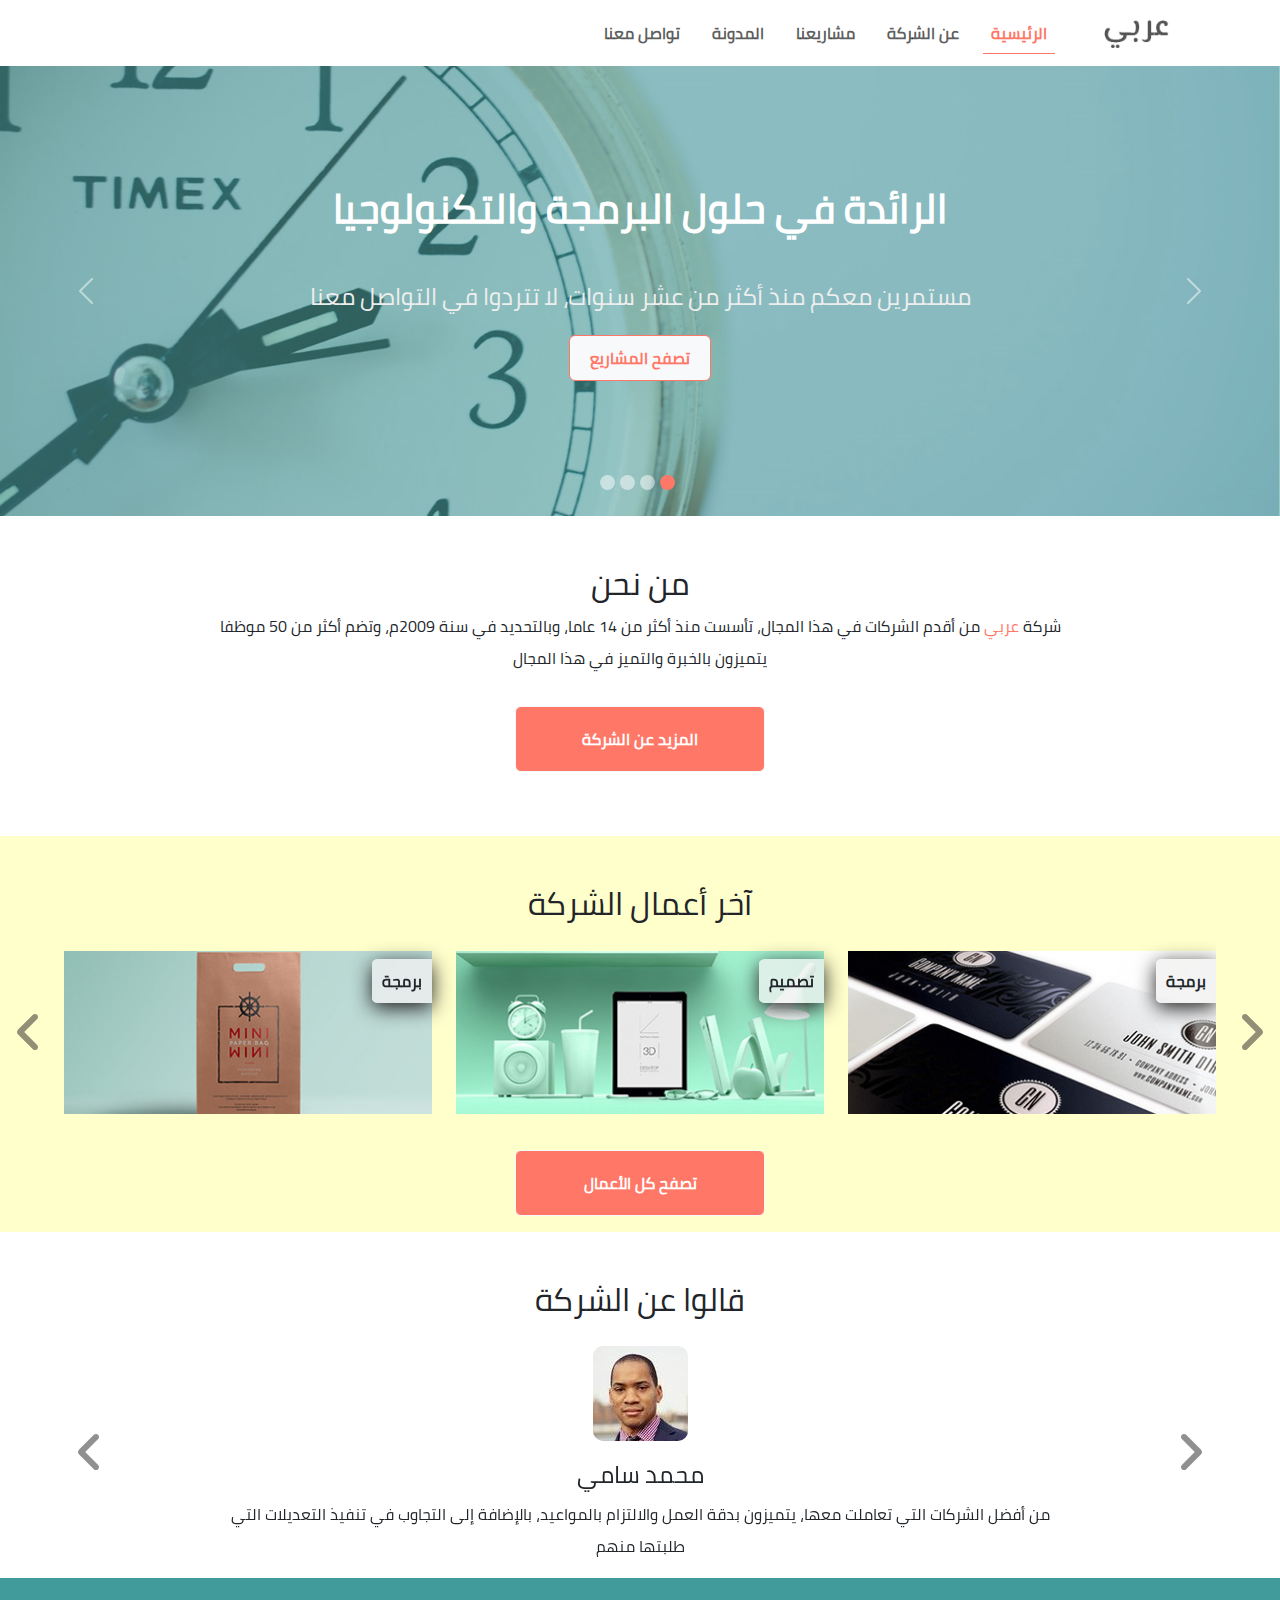
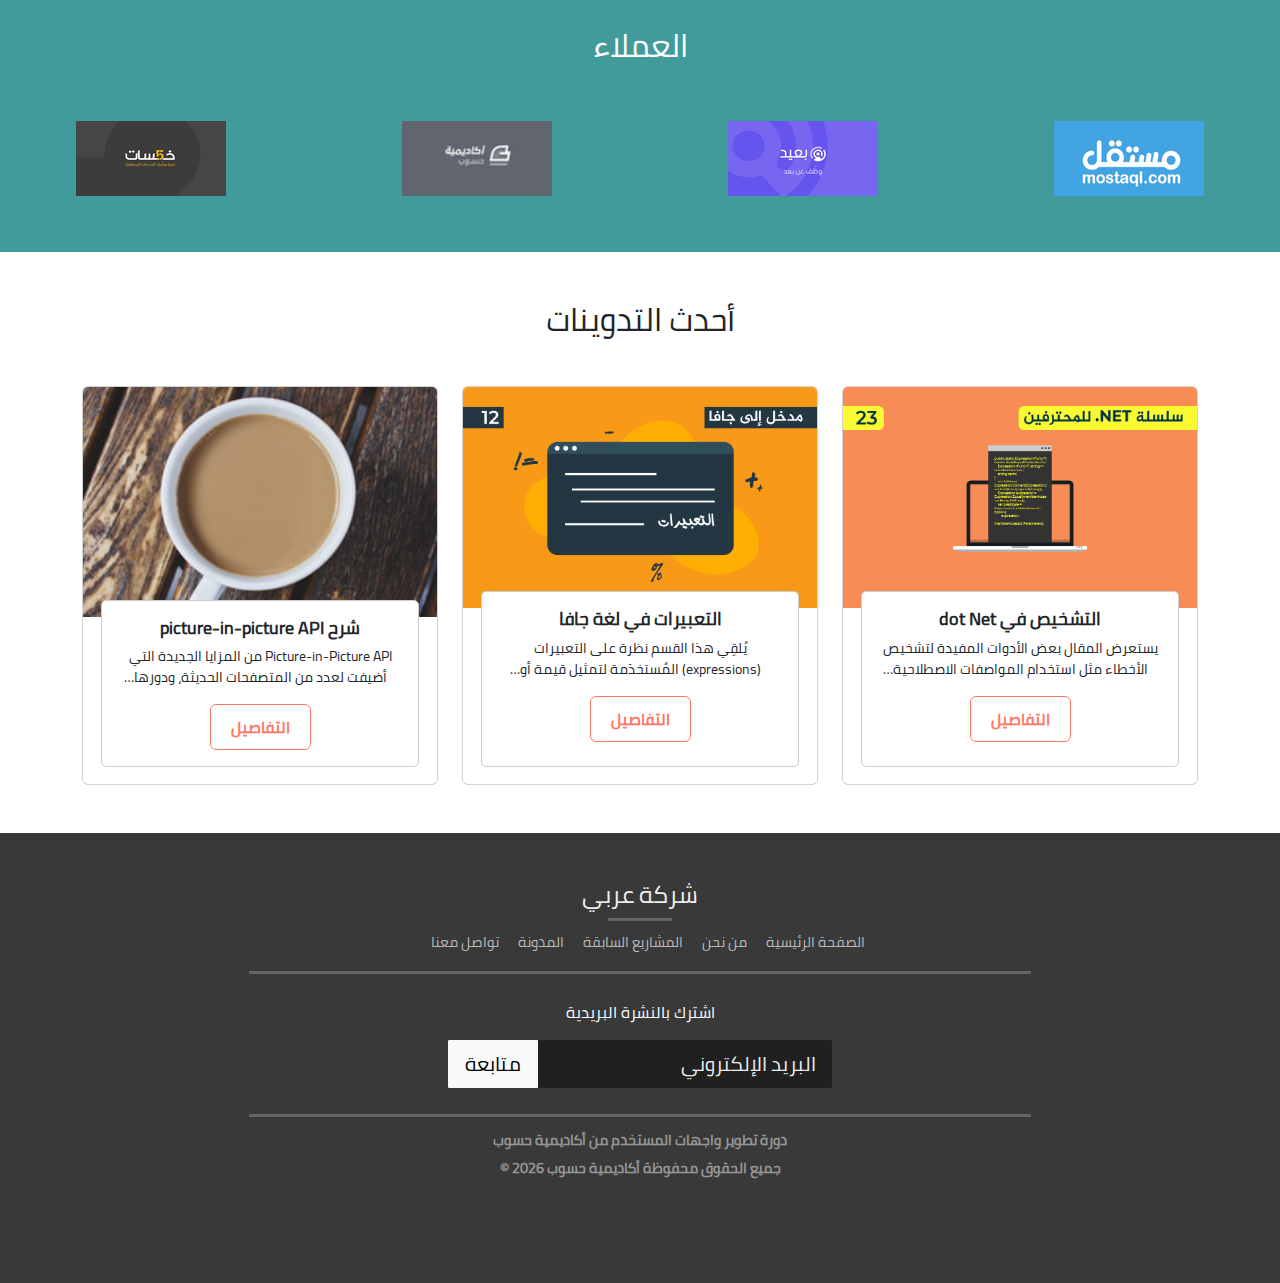
<file: index.html>
<!doctype html><html lang="ar" dir="rtl"><head><meta charset="UTF-8"><meta name="viewport" content="width=device-width,initial-scale=1"><title>عربي | الصفحة الرئيسية</title><script defer="defer" src="js/bundle.js"></script><link href="style.css" rel="stylesheet"></head><body><div class="container-fluid"><section class="top-menu"><div class="row"><nav class="navbar navbar-expand-lg bg-body-tertiary"><div class="container-fluid"><button class="navbar-toggler" type="button" data-bs-toggle="collapse" data-bs-target="#navbarSupportedContent" aria-controls="navbarSupportedContent" aria-expanded="false" aria-label="Toggle navigation"><span class="navbar-toggler-icon"></span></button> <a class="navbar-brand p-0" href="index.html"><img src="./images/logo.png" alt="شركة عربي"></a><div class="collapse navbar-collapse" id="navbarSupportedContent"><ul class="navbar-nav me-auto mb-2 mb-lg-0"><li class="nav-item p-2"><a class="nav-link active" aria-current="page" href="index.html">الرئيسية</a></li><li class="nav-item p-2"><a class="nav-link" href="about.html">عن الشركة</a></li><li class="nav-item p-2"><a class="nav-link" href="projects.html">مشاريعنا</a></li><li class="nav-item p-2"><a class="nav-link" href="blog.html">المدونة</a></li><li class="nav-item p-2"><a class="nav-link" href="contact.html">تواصل معنا</a></li></ul></div></div></nav></div></section><section class="carousel-top"><div class="row"><div id="carouselExampleCaptions" class="carousel slide"><div class="carousel-indicators"><button type="button" data-bs-target="#carouselExampleCaptions" data-bs-slide-to="0" class="active" aria-current="true" aria-label="Slide 1"></button> <button type="button" data-bs-target="#carouselExampleCaptions" data-bs-slide-to="1" aria-label="Slide 2"></button> <button type="button" data-bs-target="#carouselExampleCaptions" data-bs-slide-to="2" aria-label="Slide 3"></button> <button type="button" data-bs-target="#carouselExampleCaptions" data-bs-slide-to="3" aria-label="Slide 4"></button></div><div class="carousel-inner"><div class="carousel-item active"><img src="./images/banner1.jpg" class="d-block w-100" alt="عن الشركة"><div class="carousel-caption d-none d-md-block overlay"><h1>الرائدة في حلول البرمجة والتكنولوجيا</h1><h4>مستمرين معكم منذ أكثر من عشر سنوات، لا تتردوا في التواصل معنا</h4><a class="btn btn-light my-3 custom-btn" href="projects.html">تصفح المشاريع</a></div></div><div class="carousel-item"><img src="./images/banner2.jpg" class="d-block w-100" alt="عن الشركة"><div class="carousel-caption d-none d-md-block overlay"><h1>الرائدة في حلول البرمجة والتكنولوجيا</h1><h4>نعمل ليلاا ونهارا من أجلكم ونقدم لكم أفضل ما لدينا</h4><a class="btn btn-light my-3 custom-btn" href="projects.html">تصفح المشاريع</a></div></div><div class="carousel-item"><img src="./images/banner3.jpg" class="d-block w-100" alt="عن الشركة"><div class="carousel-caption d-none d-md-block overlay"><h1>الرائدة في حلول البرمجة والتكنولوجيا</h1><h4>شركتنا من أفضل الشركات الموجودة في الساحة</h4><a class="btn btn-light my-3 custom-btn" href="projects.html">تصفح المشاريع</a></div></div><div class="carousel-item"><img src="./images/banner4.jpg" class="d-block w-100" alt="عن الشركة"><div class="carousel-caption d-none d-md-block overlay"><h1>الرائدة في حلول البرمجة والتكنولوجيا</h1><h4>احترافية أعمالنا تدل على احترافية فريق العمل لدينا</h4><a class="btn btn-light my-3 custom-btn" href="projects.html">تصفح المشاريع</a></div></div></div><button class="carousel-control-prev" type="button" data-bs-target="#carouselExampleCaptions" data-bs-slide="prev"><span class="carousel-control-prev-icon" aria-hidden="true"></span> <span class="visually-hidden">Previous</span></button> <button class="carousel-control-next" type="button" data-bs-target="#carouselExampleCaptions" data-bs-slide="next"><span class="carousel-control-next-icon" aria-hidden="true"></span> <span class="visually-hidden">Next</span></button></div></div></section><section class="who-are-we my-5"><div class="row justify-content-center"><div class="col-8"><div class="text-center"><h2>من نحن</h2><p class="custom-pragragh">شركة <span class="company-name">عربي</span> من أقدم الشركات في هذا المجال، تأسست منذ أكثر من 14 عاما، وبالتحديد في سنة 2009م، وتضم أكثر من 50 موظفا يتميزون بالخبرة والتميز في هذا المجال</p><a href="about.html" class="btn btn-light custom-btn-main my-3">المزيد عن الشركة</a></div></div></div></section><section class="latest-projects"><div class="row"><div class="col-12"><h2 class="text-center mt-5">آخر أعمال الشركة</h2></div></div><div id="latest-company-projects" class="carousel slide mx-auto"><div class="carousel-inner"><div class="carousel-item active"><div class="row"><div class="col-12 col-lg-4 d-flex justify-content-center"><div class="thumbnail2"><div class="project-catagory">برمجة</div><div class="caption2"><h5>برمجة التطبيقات</h5><p class="project-details">برمجة تطبيق باستخدام android studio يعمل التطبيق على جميع أجهزة الأندرويد</p><a href="project-details.html" class="btn btn-light custom-btn">تصفح المشروع</a></div><img class="img-fluid h-100" src="./images/our-works-1.jpg" alt="أعمال الشركة"></div></div><div class="col-12 col-lg-4 d-flex justify-content-center"><div class="thumbnail2"><div class="project-catagory">تصميم</div><div class="caption2"><h5>تصميم المواقع</h5><p class="project-details">تصميم شكل موقع متجر إلكتروني، التصميم متجاوب مع كل أحجام الشاشات</p><a href="project-details.html" class="btn btn-light custom-btn">تصفح المشروع</a></div><img class="img-fluid h-100" src="./images/our-works-2.jpg" alt="أعمال الشركة"></div></div><div class="col-12 col-lg-4 d-flex justify-content-center"><div class="thumbnail2"><div class="project-catagory">برمجة</div><div class="caption2"><h5>برمجة المواقع</h5><p class="project-details">برمجة موقع متجر إلكتروني لبيع الملابس، يعمل الموقع على جميع أحجام الشاشات</p><a href="project-details.html" class="btn btn-light custom-btn">تصفح المشروع</a></div><img class="img-fluid h-100" src="./images/our-works-3.jpg" alt="أعمال الشركة"></div></div></div></div><div class="carousel-item"><div class="row"><div class="col-12 col-lg-4 d-flex justify-content-center"><div class="thumbnail2"><div class="project-catagory">برمجة</div><div class="caption2"><h5>برمجة التطبيقات</h5><p class="project-details">برمجة تطبيق لتوصيل البيتزا، يعمل التطبيق على جميع أجهزة الأندرويد</p><a href="project-details.html" class="btn btn-light custom-btn">تصفح المشروع</a></div><img class="img-fluid h-100" src="./images/our-works-4.jpg" alt="أعمال الشركة"></div></div><div class="col-12 col-lg-4 d-flex justify-content-center"><div class="thumbnail2"><div class="project-catagory">تصميم</div><div class="caption2"><h5>تصميم المواقع</h5><p class="project-details">تصميم psd لتطبيق هاتف، تم اختيار الألوان بعناية بناء على رغبة العميل</p><a href="project-details.html" class="btn btn-light custom-btn">تصفح المشروع</a></div><img class="img-fluid h-100" src="./images/our-works-5.jpg" alt="أعمال الشركة"></div></div><div class="col-12 col-lg-4 d-flex justify-content-center"><div class="thumbnail2"><div class="project-catagory">برمجة</div><div class="caption2"><h5>برمجة المواقع</h5><p class="project-details">برمجة لوحة تحكم كاملة للتحكم بموقع متجر إلكتروني لبيع الكتب</p><a href="project-details.html" class="btn btn-light custom-btn">تصفح المشروع</a></div><img class="img-fluid h-100" src="./images/our-works-6.jpg" alt="أعمال الشركة"></div></div></div></div><div class="carousel-item"><div class="row"><div class="col-12 col-lg-4 d-flex justify-content-center"><div class="thumbnail2"><div class="project-catagory">برمجة</div><div class="caption2"><h5>برمجة التطبيقات</h5><p class="project-details">برمجة تطبيق native للتراسل الفوري، التطبيق يعمل على أجهزة android و ios</p><a href="project-details.html" class="btn btn-light custom-btn">تصفح المشروع</a></div><img class="img-fluid h-100" src="./images/our-works-2.jpg" alt="أعمال الشركة"></div></div><div class="col-12 col-lg-4 d-flex justify-content-center"><div class="thumbnail2"><div class="project-catagory">تصميم</div><div class="caption2"><h5>تصميم الصور</h5><p class="project-details">تصميم صور احترافية لعدة مقالات، تم انتقاء الألوان بعناية والاعتماد على التصاميم الحديثة</p><a href="project-details.html" class="btn btn-light custom-btn">تصفح المشروع</a></div><img class="img-fluid h-100" src="./images/our-works-3.jpg" alt="أعمال الشركة"></div></div><div class="col-12 col-lg-4 d-flex justify-content-center"><div class="thumbnail2"><div class="project-catagory">برمجة</div><div class="caption2"><h5>برمجة المواقع</h5><p class="project-details">برمجة موقع لرفع ملفات الفيديو يشبه موقع اليوتيوب</p><a href="project-details.html" class="btn btn-light custom-btn">تصفح المشروع</a></div><img class="img-fluid h-100" src="./images/our-works-1.jpg" alt="أعمال الشركة"></div></div></div></div></div><button class="carousel-control-prev" type="button" data-bs-target="#latest-company-projects" data-bs-slide="prev"><i class="fa-solid fa-angle-right fa-3x"></i></button> <button class="carousel-control-next" type="button" data-bs-target="#latest-company-projects" data-bs-slide="next"><i class="fa-solid fa-angle-left fa-3x"></i></button></div><div class="text-center"><a href="projects.html" class="btn btn-light custom-btn-main my-3">تصفح كل الأعمال</a></div></section><section class="said-about-company"><h2 class="mt-5 text-center">قالوا عن الشركة</h2><div id="said-about-company-carousel" class="carousel slide"><div class="carousel-inner"><div class="carousel-item active"><div class="row justify-content-center"><div class="col-8"><div class="text-center"><img class="custom-img" src="./images/team1.jpg" alt="محمد سامي"><h4>محمد سامي</h4><p class="custom-pragragh">من أفضل الشركات التي تعاملت معها، يتميزون بدقة العمل والالتزام بالمواعيد، بالإضافة إلى التجاوب في تنفيذ التعديلات التي طلبتها منهم</p></div></div></div></div><div class="carousel-item"><div class="row justify-content-center"><div class="col-8"><div class="text-center"><img class="custom-img" src="./images/team2.jpg" alt="حامد العلي"><h4>حامد العلي</h4><p class="custom-pragragh">من أفضل الشركات التي تعاملت معها، وسوف أستمر في التعامل معها بالمستقبل</p></div></div></div></div><div class="carousel-item"><div class="row justify-content-center"><div class="col-8"><div class="text-center"><img class="custom-img" src="./images/team3.jpg" alt="محمد سامي"><h4>عمر درويش</h4><p class="custom-pragragh">شركة متميزة وأنصح بالتعامل معها، لديهم أفكار إبداعية ممتازة</p></div></div></div></div><button class="carousel-control-prev" type="button" data-bs-target="#said-about-company-carousel" data-bs-slide="prev"><i class="fa-solid fa-angle-right fa-3x"></i></button> <button class="carousel-control-next" type="button" data-bs-target="#said-about-company-carousel" data-bs-slide="next"><i class="fa-solid fa-angle-left fa-3x"></i></button></div></div></section><section class="clients py-5"><h2 class="pb-5 text-center text-white">العملاء</h2><div class="clients-logo"><div class="row"><div class="col-12 col-sm-6 col-lg-3 d-flex justify-content-center"><a href="https://mostaql.com" class="mb-2"><img src="./images/mostaql.png" alt="mostaql"></a></div><div class="col-12 col-sm-6 col-lg-3 d-flex justify-content-center"><a href="https://baaeed.com" class="mb-2"><img src="./images/baaeed.png" alt="baaeed"></a></div><div class="col-12 col-sm-6 col-lg-3 d-flex justify-content-center"><a href="https://academy.hsoub.com" class="mb-2"><img src="./images/academy-hsoub.jpg" alt="academy-hsoub"></a></div><div class="col-12 col-sm-6 col-lg-3 d-flex justify-content-center"><a href="https://khamsat.com" class="mb-2"><img src="./images/khamsat.png" alt="khamsat"></a></div></div></div></section><section class="latest-posts"><div class="container"><div class="text-center my-5"><h2>أحدث التدوينات</h2></div><div class="row"><div class="col-md-4 d-flex justify-content-center"><div class="card mb-5" style="width:23rem"><img src="./images/blog1.png" class="card-img-top" alt="التدوينة الأولى"><div class="card-body text-center"><h5 class="card-title">التشخيص في dot Net</h5><p class="card-text">يستعرض المقال بعض الأدوات المفيدة لتشخيص الأخطاء مثل استخدام المواصفات الاصطلاحية للشيفرة وطريقة قياس الأداء عن طريق النوع Stopwatch</p><a href="blog-details.html" class="btn custom-btn">التفاصيل</a></div></div></div><div class="col-md-4 d-flex justify-content-center"><div class="card mb-5" style="width:23rem"><img src="./images/blog2.png" class="card-img-top" alt="التدوينة الثانية"><div class="card-body text-center"><h5 class="card-title">التعبيرات في لغة جافا</h5><p class="card-text">يُلقِي هذا القسم نظرة على التعبيرات (expressions) المُستخدَمة لتمثيل قيمة أو حسابها. قد يكون التعبير (expression) بهيئة قيمة مُصنَّفة النوع (literal) أو مُتْغيِّر (variable) أو استدعاء دالة (function call) أو مجموعة من تلك الأشياء مُجمَّعة معًا</p><a href="blog-details.html" class="btn custom-btn">التفاصيل</a></div></div></div><div class="col-md-4 d-flex justify-content-center"><div class="card mb-5" style="width:23rem"><img src="./images/blog3.jpg" class="card-img-top" alt="التدوينة الثالثة"><div class="card-body text-center"><h5 class="card-title">شرح picture-in-picture API</h5><p class="card-text">Picture-in-Picture API من المزايا الجديدة التي أضيفت لعدد من المتصفحات الحديثة، ودورها تمكين المستخدم من تعويم فيديوهات HTML5 في نافذة خاصة أسفل الشاشة مع القدرة على التنقل بين مختلف نوافذ المتـصفح (بل وجميع التطبيقات في الجهاز) والفيديو مشغل</p><a href="blog-details.html" class="btn custom-btn">التفاصيل</a></div></div></div></div></div></section><footer><div class="row"><div class="col-12 text-center"><h2 class="mt-5">شركة عربي</h2><hr class="line1"></div><div id="footer-nav-links" class="col-12 text-center my-2"><a href="index.html">الصفحة الرئيسية</a> <a href="about.html">من نحن</a> <a href="projects.html">المشاريع السابقة</a> <a href="blog.html">المدونة</a> <a href="contact.html">تواصل معنا</a></div><hr class="line2"><div class="col-12 text-center"><label class="custom-heading text-white my-3">اشترك بالنشرة البريدية</label><form class="form form-inline justify-content-center"><div class="input-group input-group-lg mb-3 mx-auto"><input type="email" class="form-control" placeholder="البريد الإلكتروني" aria-label="Example text with button addon" aria-describedby="button-addon1"> <button type="submit" class="btn btn-light" type="button" id="button-addon1">متابعة</button></div></form></div><hr class="line2"><div class="col-12 text-center"><a class="copyright copyright-link" href="https://academy.hsoub.com/learn/front-end-web-development/">دورة تطوير واجهات المستخدم من أكاديمية حسوب</a><h5 class="copyright mt-2">جميع الحقوق محفوظة أكاديمية حسوب <span id="date"></span> &copy;</h5></div></div></footer></div></body></html>
</file>
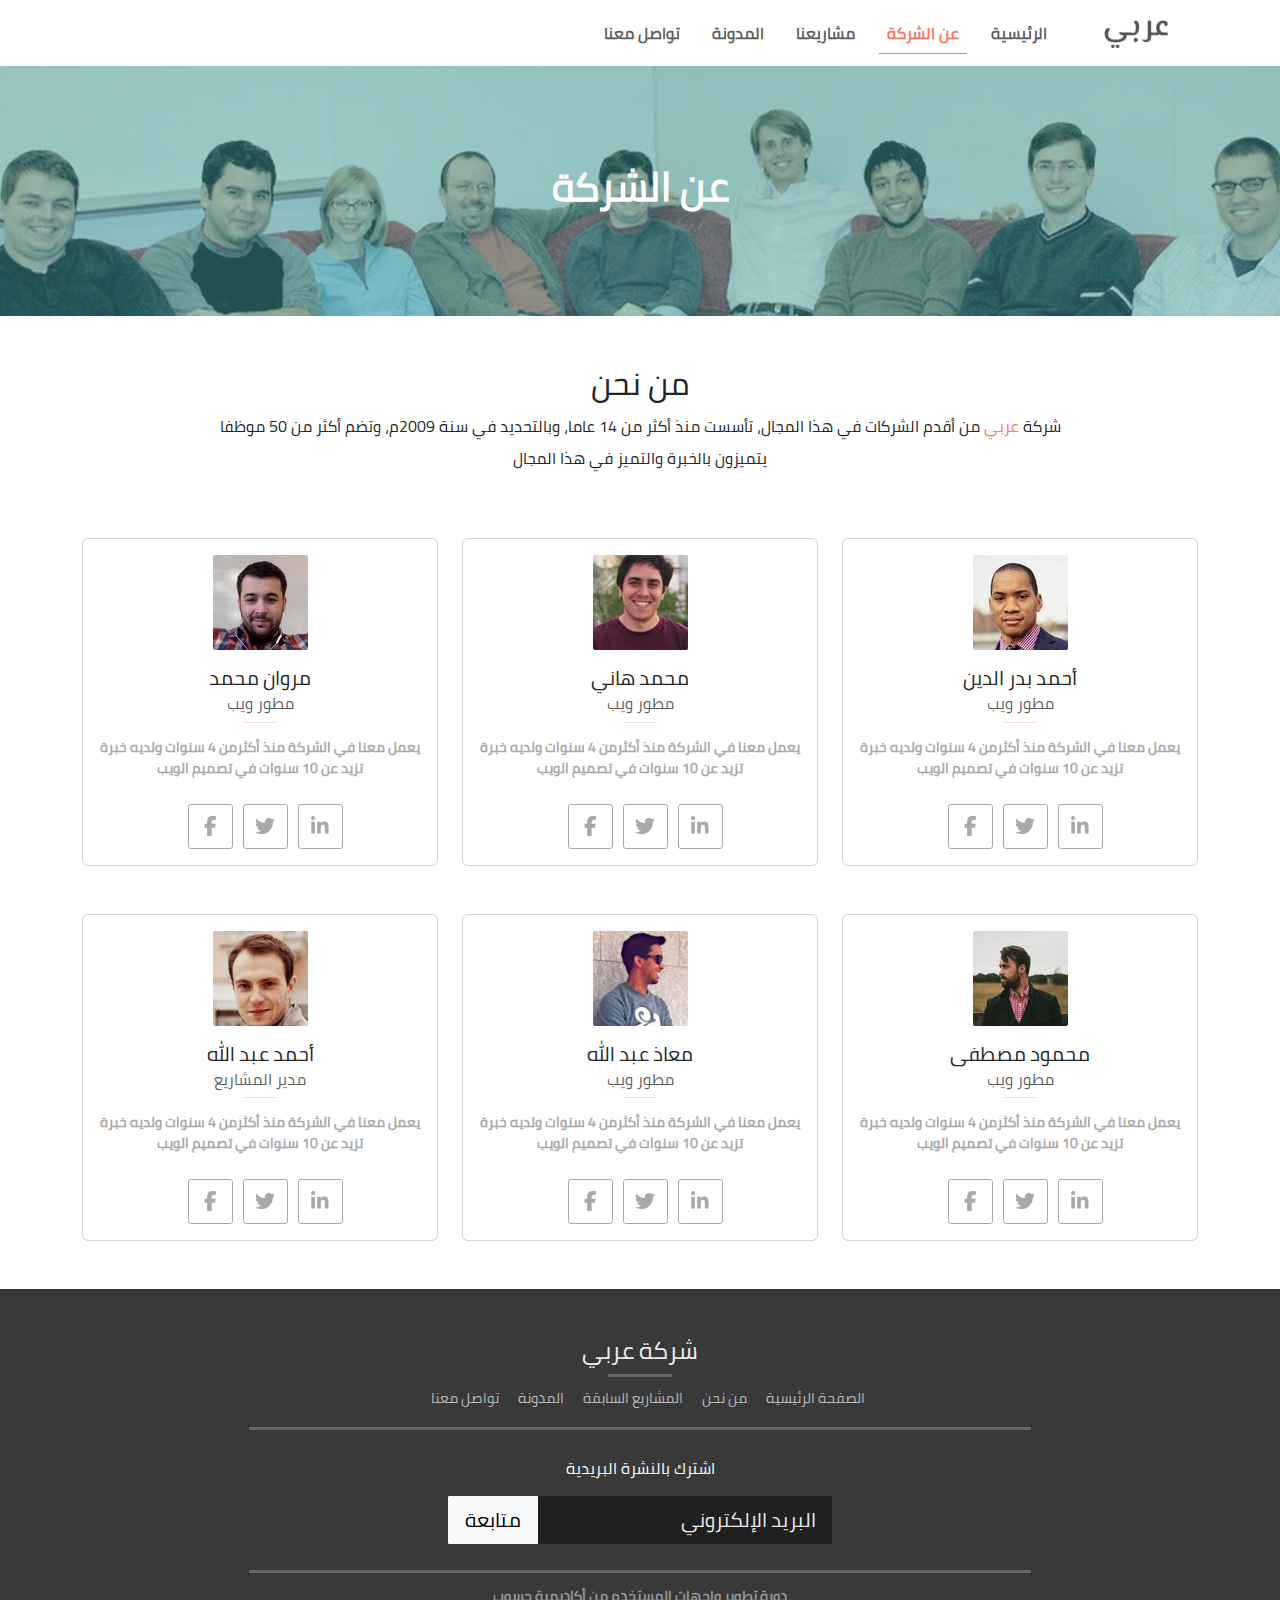
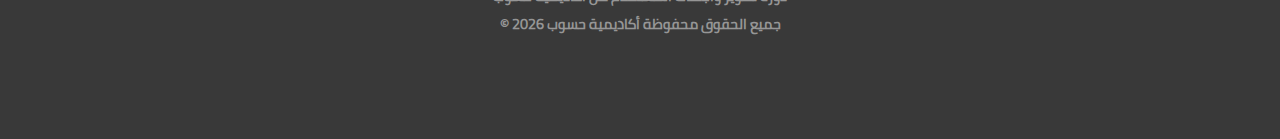
<file: about.html>
<!doctype html><html lang="ar" dir="rtl"><head><meta charset="UTF-8"><meta name="viewport" content="width=device-width,initial-scale=1"><title>عربي | عن الشركة</title><script defer="defer" src="js/bundle.js"></script><link href="style.css" rel="stylesheet"></head><body><div class="container-fluid"><section class="top-menu"><div class="row"><nav class="navbar navbar-expand-lg bg-body-tertiary"><div class="container-fluid"><button class="navbar-toggler" type="button" data-bs-toggle="collapse" data-bs-target="#navbarSupportedContent" aria-controls="navbarSupportedContent" aria-expanded="false" aria-label="Toggle navigation"><span class="navbar-toggler-icon"></span></button> <a class="navbar-brand p-0" href="index.html"><img src="./images/logo.png" alt="شركة عربي"></a><div class="collapse navbar-collapse" id="navbarSupportedContent"><ul class="navbar-nav me-auto mb-2 mb-lg-0"><li class="nav-item p-2"><a class="nav-link" aria-current="page" href="index.html">الرئيسية</a></li><li class="nav-item p-2"><a class="nav-link" href="about.html">عن الشركة</a></li><li class="nav-item p-2"><a class="nav-link" href="projects.html">مشاريعنا</a></li><li class="nav-item p-2"><a class="nav-link" href="blog.html">المدونة</a></li><li class="nav-item p-2"><a class="nav-link" href="contact.html">تواصل معنا</a></li></ul></div></div></nav></div></section><section class="banner banner-about"><div class="row"><div class="col-12"><div id="banner-img"><div class="overlay"><h1 class="title1">عن الشركة</h1></div></div></div></div></section><section class="who-are-we my-5"><div class="row justify-content-center"><div class="col-8"><div class="text-center"><h2>من نحن</h2><p class="custom-pragragh">شركة <span class="company-name">عربي</span> من أقدم الشركات في هذا المجال، تأسست منذ أكثر من 14 عاما، وبالتحديد في سنة 2009م، وتضم أكثر من 50 موظفا يتميزون بالخبرة والتميز في هذا المجال</p></div></div></div></section><section class="our-team"><div class="container"><div class="row mt-5"><div class="col-md-6 col-lg-4 justify-content-center"><div class="card mb-5 text-center"><div class="card-body"><img src="./images/team1.jpg" alt="personal-img"><h5 class="card-title mt-3">أحمد بدر الدين</h5><h6 class="card-subtitle mb-2 text-muted">مطور ويب</h6><hr class="our-team-line"><p class="card-text">يعمل معنا في الشركة منذ أكثرمن 4 سنوات ولديه خبرة تزيد عن 10 سنوات في تصميم الويب</p><div class="social-about"><a href="#" class="linkedin-social one-social"><i class="fa-brands fa-linkedin-in fa-lg"></i></a> <a href="#" class="twitter-social one-social"><i class="fa-brands fa-twitter fa-lg"></i></a> <a href="#" class="facebook-social one-social"><i class="fa-brands fa-facebook-f fa-lg"></i></a></div></div></div></div><div class="col-md-6 col-lg-4 justify-content-center"><div class="card mb-5 text-center"><div class="card-body"><img src="./images/team2.jpg" alt="personal-img"><h5 class="card-title mt-3">محمد هاني</h5><h6 class="card-subtitle mb-2 text-muted">مطور ويب</h6><hr class="our-team-line"><p class="card-text">يعمل معنا في الشركة منذ أكثرمن 4 سنوات ولديه خبرة تزيد عن 10 سنوات في تصميم الويب</p><div class="social-about"><a href="#" class="linkedin-social one-social"><i class="fa-brands fa-linkedin-in fa-lg"></i></a> <a href="#" class="twitter-social one-social"><i class="fa-brands fa-twitter fa-lg"></i></a> <a href="#" class="facebook-social one-social"><i class="fa-brands fa-facebook-f fa-lg"></i></a></div></div></div></div><div class="col-md-6 col-lg-4 justify-content-center"><div class="card mb-5 text-center"><div class="card-body"><img src="./images/team3.jpg" alt="personal-img"><h5 class="card-title mt-3">مروان محمد</h5><h6 class="card-subtitle mb-2 text-muted">مطور ويب</h6><hr class="our-team-line"><p class="card-text">يعمل معنا في الشركة منذ أكثرمن 4 سنوات ولديه خبرة تزيد عن 10 سنوات في تصميم الويب</p><div class="social-about"><a href="#" class="linkedin-social one-social"><i class="fa-brands fa-linkedin-in fa-lg"></i></a> <a href="#" class="twitter-social one-social"><i class="fa-brands fa-twitter fa-lg"></i></a> <a href="#" class="facebook-social one-social"><i class="fa-brands fa-facebook-f fa-lg"></i></a></div></div></div></div><div class="col-md-6 col-lg-4 justify-content-center"><div class="card mb-5 text-center"><div class="card-body"><img src="./images/team4.jpg" alt="personal-img"><h5 class="card-title mt-3">محمود مصطفى</h5><h6 class="card-subtitle mb-2 text-muted">مطور ويب</h6><hr class="our-team-line"><p class="card-text">يعمل معنا في الشركة منذ أكثرمن 4 سنوات ولديه خبرة تزيد عن 10 سنوات في تصميم الويب</p><div class="social-about"><a href="#" class="linkedin-social one-social"><i class="fa-brands fa-linkedin-in fa-lg"></i></a> <a href="#" class="twitter-social one-social"><i class="fa-brands fa-twitter fa-lg"></i></a> <a href="#" class="facebook-social one-social"><i class="fa-brands fa-facebook-f fa-lg"></i></a></div></div></div></div><div class="col-md-6 col-lg-4 justify-content-center"><div class="card mb-5 text-center"><div class="card-body"><img src="./images/team5.jpg" alt="personal-img"><h5 class="card-title mt-3">معاذ عبد الله</h5><h6 class="card-subtitle mb-2 text-muted">مطور ويب</h6><hr class="our-team-line"><p class="card-text">يعمل معنا في الشركة منذ أكثرمن 4 سنوات ولديه خبرة تزيد عن 10 سنوات في تصميم الويب</p><div class="social-about"><a href="#" class="linkedin-social one-social"><i class="fa-brands fa-linkedin-in fa-lg"></i></a> <a href="#" class="twitter-social one-social"><i class="fa-brands fa-twitter fa-lg"></i></a> <a href="#" class="facebook-social one-social"><i class="fa-brands fa-facebook-f fa-lg"></i></a></div></div></div></div><div class="col-md-6 col-lg-4 justify-content-center"><div class="card mb-5 text-center"><div class="card-body"><img src="./images/team6.jpg" alt="personal-img"><h5 class="card-title mt-3">أحمد عبد الله</h5><h6 class="card-subtitle mb-2 text-muted">مدير المشاريع</h6><hr class="our-team-line"><p class="card-text">يعمل معنا في الشركة منذ أكثرمن 4 سنوات ولديه خبرة تزيد عن 10 سنوات في تصميم الويب</p><div class="social-about"><a href="#" class="linkedin-social one-social"><i class="fa-brands fa-linkedin-in fa-lg"></i></a> <a href="#" class="twitter-social one-social"><i class="fa-brands fa-twitter fa-lg"></i></a> <a href="#" class="facebook-social one-social"><i class="fa-brands fa-facebook-f fa-lg"></i></a></div></div></div></div></div></div></section><footer><div class="row"><div class="col-12 text-center"><h2 class="mt-5">شركة عربي</h2><hr class="line1"></div><div id="footer-nav-links" class="col-12 text-center my-2"><a href="index.html">الصفحة الرئيسية</a> <a href="about.html">من نحن</a> <a href="projects.html">المشاريع السابقة</a> <a href="blog.html">المدونة</a> <a href="contact.html">تواصل معنا</a></div><hr class="line2"><div class="col-12 text-center"><label class="custom-heading text-white my-3">اشترك بالنشرة البريدية</label><form class="form form-inline justify-content-center"><div class="input-group input-group-lg mb-3 mx-auto"><input type="email" class="form-control" placeholder="البريد الإلكتروني" aria-label="Example text with button addon" aria-describedby="button-addon1"> <button type="submit" class="btn btn-light" type="button" id="button-addon1">متابعة</button></div></form></div><hr class="line2"><div class="col-12 text-center"><a class="copyright copyright-link" href="https://academy.hsoub.com/learn/front-end-web-development/">دورة تطوير واجهات المستخدم من أكاديمية حسوب</a><h5 class="copyright mt-2">جميع الحقوق محفوظة أكاديمية حسوب <span id="date"></span> &copy;</h5></div></div></footer></div></body></html>
</file>
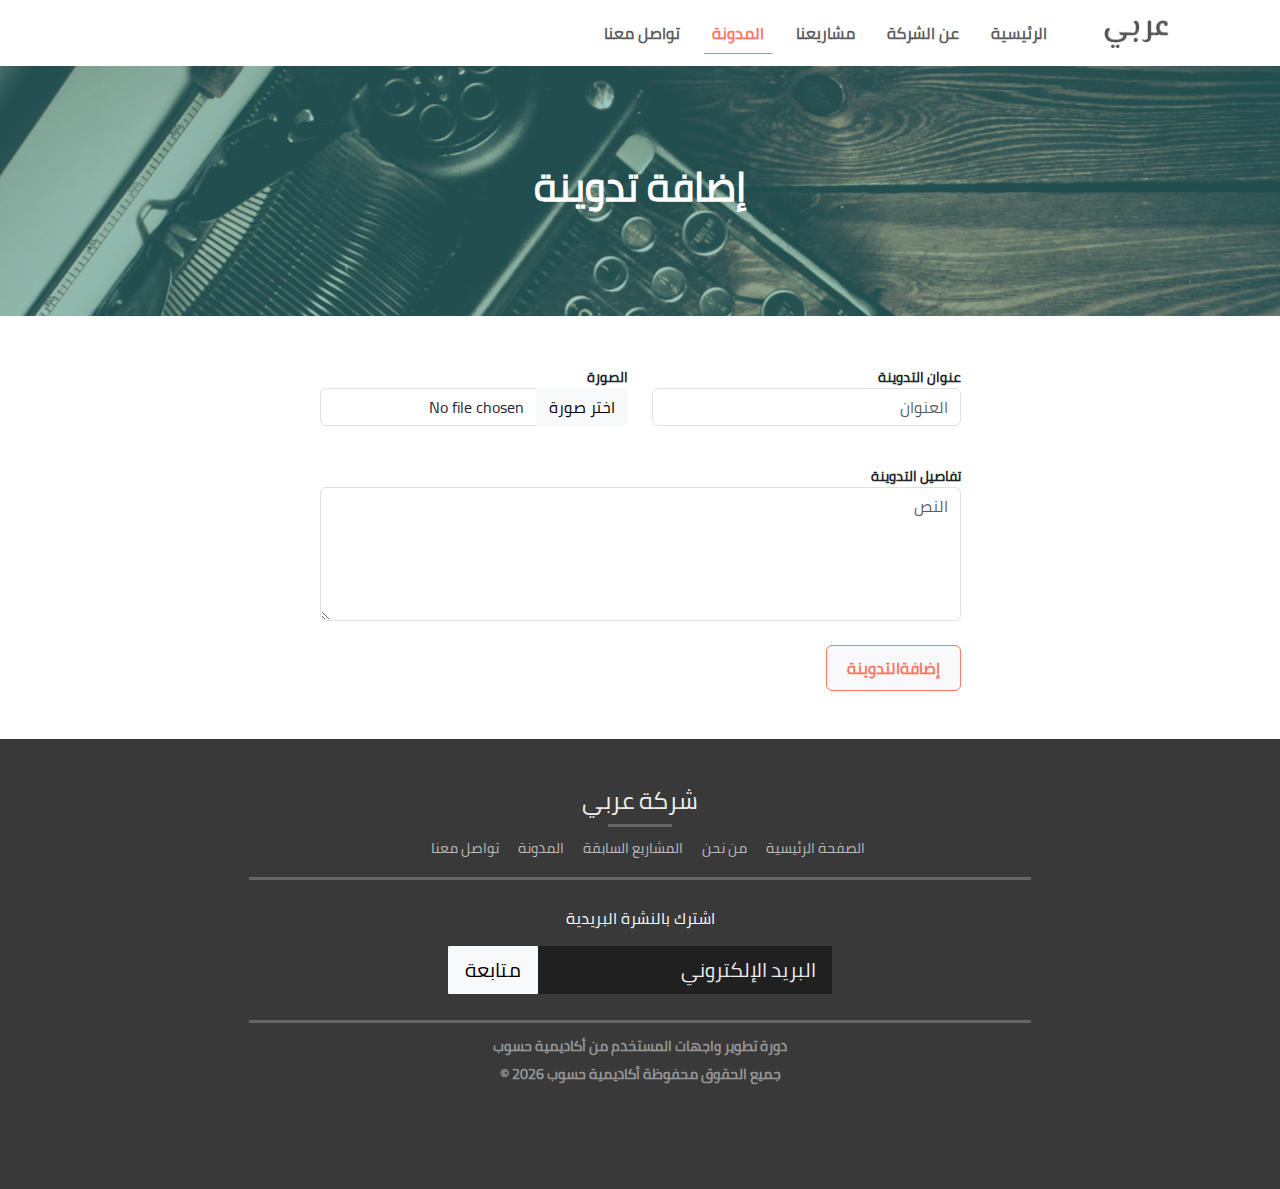
<file: add-blog.html>
<!doctype html><html lang="ar" dir="rtl"><head><meta charset="UTF-8"><meta name="viewport" content="width=device-width,initial-scale=1"><title>عربي | إضافة تدوينة</title><script defer="defer" src="js/bundle.js"></script><link href="style.css" rel="stylesheet"></head><body><div class="container-fluid"><section class="top-menu"><div class="row"><nav class="navbar navbar-expand-lg bg-body-tertiary"><div class="container-fluid"><button class="navbar-toggler" type="button" data-bs-toggle="collapse" data-bs-target="#navbarSupportedContent" aria-controls="navbarSupportedContent" aria-expanded="false" aria-label="Toggle navigation"><span class="navbar-toggler-icon"></span></button> <a class="navbar-brand p-0" href="index.html"><img src="./images/logo.png" alt="شركة عربي"></a><div class="collapse navbar-collapse" id="navbarSupportedContent"><ul class="navbar-nav me-auto mb-2 mb-lg-0"><li class="nav-item p-2"><a class="nav-link" aria-current="page" href="index.html">الرئيسية</a></li><li class="nav-item p-2"><a class="nav-link" href="about.html">عن الشركة</a></li><li class="nav-item p-2"><a class="nav-link" href="projects.html">مشاريعنا</a></li><li class="nav-item p-2"><a class="nav-link" href="blog.html">المدونة</a></li><li class="nav-item p-2"><a class="nav-link" href="contact.html">تواصل معنا</a></li></ul></div></div></nav></div></section><section class="banner banner-blog"><div class="row"><div class="col-12"><div id="banner-img"><div class="overlay"><h1 class="title1">إضافة تدوينة</h1></div></div></div></div></section><section class="add-blog mt-4 mb-5"><div class="container"><div class="row justify-content-center"><div class="col-12 col-lg-7"><form><div class="row mt-4"><div class="col-md-6"><label for="blog-title">عنوان التدوينة</label> <input id="blog-title" class="form-control mb-3" required placeholder="العنوان"></div><div class="col-md-6"><label for="choose-file">الصورة</label><div class="input-group"><label for="choose-file" class="btn btn-light choose">اختر صورة</label> <input type="file" class="form-control" id="choose-file" required></div></div></div><div class="row"><div class="col"><label for="message" class="mt-4">تفاصيل التدوينة</label> <textarea name="message" id="message" cols="30" rows="5" class="form-control" required placeholder="النص"></textarea></div></div><button type="submit" class="btn btn-light custom-btn mt-4">إضافةالتدوينة</button></form></div></div></div></section><footer><div class="row"><div class="col-12 text-center"><h2 class="mt-5">شركة عربي</h2><hr class="line1"></div><div id="footer-nav-links" class="col-12 text-center my-2"><a href="index.html">الصفحة الرئيسية</a> <a href="about.html">من نحن</a> <a href="projects.html">المشاريع السابقة</a> <a href="blog.html">المدونة</a> <a href="contact.html">تواصل معنا</a></div><hr class="line2"><div class="col-12 text-center"><label class="custom-heading text-white my-3">اشترك بالنشرة البريدية</label><form class="form form-inline justify-content-center"><div class="input-group input-group-lg mb-3 mx-auto"><input type="email" class="form-control" placeholder="البريد الإلكتروني" aria-label="Example text with button addon" aria-describedby="button-addon1"> <button type="submit" class="btn btn-light" type="button" id="button-addon1">متابعة</button></div></form></div><hr class="line2"><div class="col-12 text-center"><a class="copyright copyright-link" href="https://academy.hsoub.com/learn/front-end-web-development/">دورة تطوير واجهات المستخدم من أكاديمية حسوب</a><h5 class="copyright mt-2">جميع الحقوق محفوظة أكاديمية حسوب <span id="date"></span> &copy;</h5></div></div></footer></div></body></html>
</file>
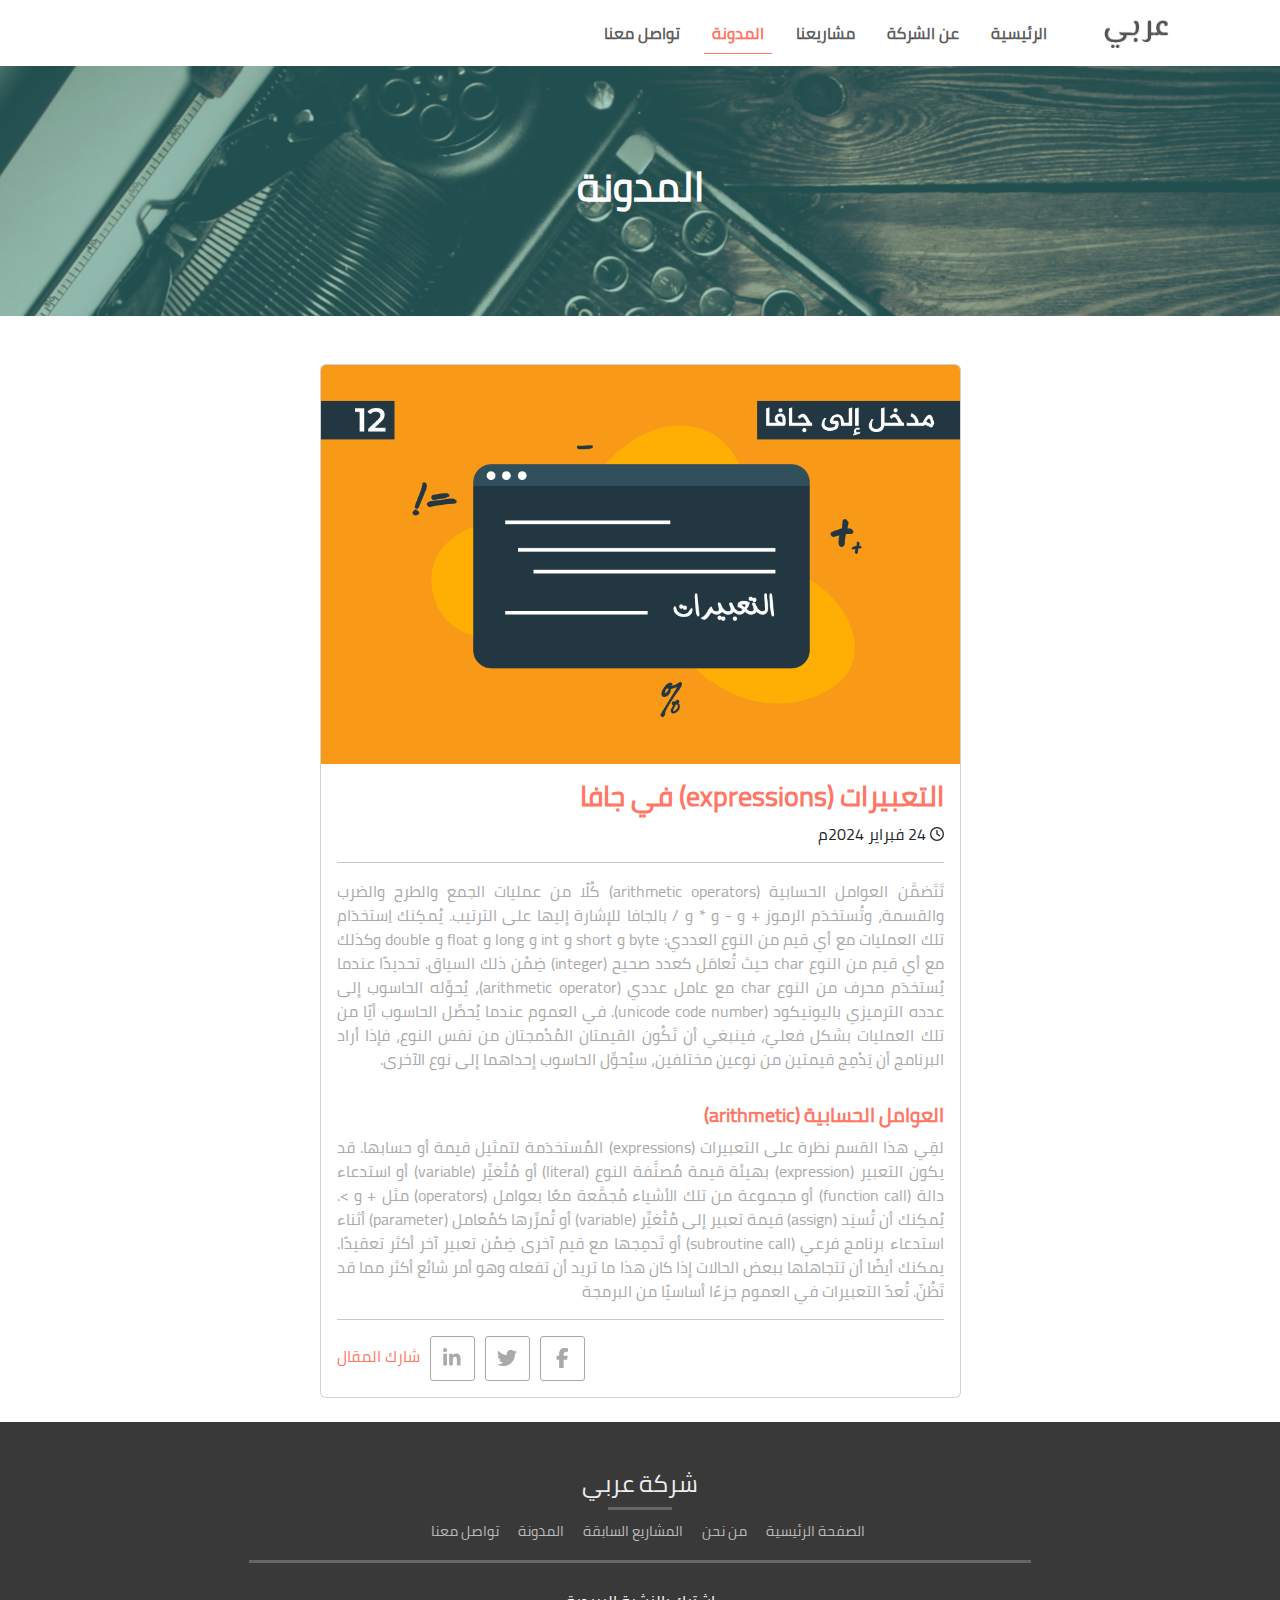
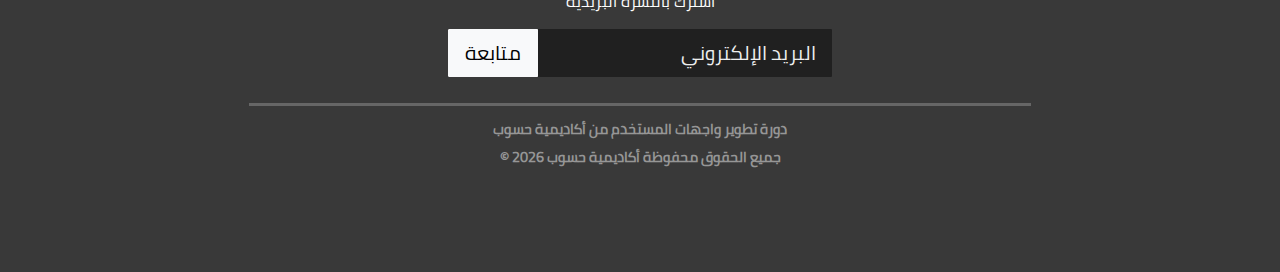
<file: blog-details.html>
<!doctype html><html lang="ar" dir="rtl"><head><meta charset="UTF-8"><meta name="viewport" content="width=device-width,initial-scale=1"><title>عربي | تفاصيل المدونة</title><script defer="defer" src="js/bundle.js"></script><link href="style.css" rel="stylesheet"></head><body><div class="container-fluid"><section class="top-menu"><div class="row"><nav class="navbar navbar-expand-lg bg-body-tertiary"><div class="container-fluid"><button class="navbar-toggler" type="button" data-bs-toggle="collapse" data-bs-target="#navbarSupportedContent" aria-controls="navbarSupportedContent" aria-expanded="false" aria-label="Toggle navigation"><span class="navbar-toggler-icon"></span></button> <a class="navbar-brand p-0" href="index.html"><img src="./images/logo.png" alt="شركة عربي"></a><div class="collapse navbar-collapse" id="navbarSupportedContent"><ul class="navbar-nav me-auto mb-2 mb-lg-0"><li class="nav-item p-2"><a class="nav-link" aria-current="page" href="index.html">الرئيسية</a></li><li class="nav-item p-2"><a class="nav-link" href="about.html">عن الشركة</a></li><li class="nav-item p-2"><a class="nav-link" href="projects.html">مشاريعنا</a></li><li class="nav-item p-2"><a class="nav-link" href="blog.html">المدونة</a></li><li class="nav-item p-2"><a class="nav-link" href="contact.html">تواصل معنا</a></li></ul></div></div></nav></div></section><section class="banner banner-blog"><div class="row"><div class="col-12"><div id="banner-img"><div class="overlay"><h1 class="title1">المدونة</h1></div></div></div></div></section><section class="posts-details mt-5 mb-4"><div class="container"><div class="row justify-content-center"><div class="col-md-7"><div class="card"><img src="./images/blog2.png" class="card-img-top" alt="image-details"><div class="card-body"><h3 class="card-title">التعبيرات (expressions) في جافا</h3><span><i class="fa-regular fa-clock fa-sm"></i> 24 فبراير 2024م</span><hr><p class="card-text text-justify">تَتَضمَّن العوامل الحسابية (arithmetic operators) كُلًا من عمليات الجمع والطرح والضرب والقسمة، وتُستخدَم الرموز + و - و * و / بالجافا للإشارة إليها على الترتيب. يُمكِنك اِستخدَام تلك العمليات مع أي قيم من النوع العددي: byte و short و int و long و float و double وكذلك مع أي قيم من النوع char حيث تُعامَل كعدد صحيح (integer) ضِمْن ذلك السياق. تحديدًا عندما يُستخدَم محرف من النوع char مع عامل عددي (arithmetic operator)، يُحوِّله الحاسوب إلى عدده الترميزي باليونيكود (unicode code number). في العموم عندما يُحصِّل الحاسوب أيًا من تلك العمليات بشكل فعليّ، فينبغي أن تَكُون القيمتان المُدْمجتان من نفس النوع، فإذا أراد البرنامج أن يَدْمِج قيمتين من نوعين مختلفين، سيُحوِّل الحاسوب إحداهما إلى نوع الآخرى.</p></div><div class="card-body"><h5 class="card-title">العوامل الحسابية (arithmetic)</h5><p class="card-text text-justify">لقِي هذا القسم نظرة على التعبيرات (expressions) المُستخدَمة لتمثيل قيمة أو حسابها. قد يكون التعبير (expression) بهيئة قيمة مُصنَّفة النوع (literal) أو مُتْغيِّر (variable) أو استدعاء دالة (function call) أو مجموعة من تلك الأشياء مُجمَّعة معًا بعوامل (operators) مثل + و >. يُمكِنك أن تُسنِد (assign) قيمة تعبير إلى مُتْغيِّر (variable) أو تُمرِّرها كمُعامل (parameter) أثناء استدعاء برنامج فرعي (subroutine call) أو تَدمِجها مع قيم آخرى ضِمْن تعبير آخر أكثر تعقيدًا. يمكنك أيضًا أن تتجاهلها ببعض الحالات إذا كان هذا ما تريد أن تفعله وهو أمر شائع أكثر مما قد تَظُنّ. تُعدّ التعبيرات في العموم جزءًا أساسيًا من البرمجة</p><hr><div><span class="float-end mt-2 post-share">شارك المقال</span> <a href="#" class="linkedin-social one-social"><i class="fa-brands fa-linkedin-in fa-lg"></i></a> <a href="#" class="twitter-social one-social"><i class="fa-brands fa-twitter fa-lg"></i></a> <a href="#" class="facebook-social one-social"><i class="fa-brands fa-facebook-f fa-lg"></i></a></div></div></div></div></div></div></section><footer><div class="row"><div class="col-12 text-center"><h2 class="mt-5">شركة عربي</h2><hr class="line1"></div><div id="footer-nav-links" class="col-12 text-center my-2"><a href="index.html">الصفحة الرئيسية</a> <a href="about.html">من نحن</a> <a href="projects.html">المشاريع السابقة</a> <a href="blog.html">المدونة</a> <a href="contact.html">تواصل معنا</a></div><hr class="line2"><div class="col-12 text-center"><label class="custom-heading text-white my-3">اشترك بالنشرة البريدية</label><form class="form form-inline justify-content-center"><div class="input-group input-group-lg mb-3 mx-auto"><input type="email" class="form-control" placeholder="البريد الإلكتروني" aria-label="Example text with button addon" aria-describedby="button-addon1"> <button type="submit" class="btn btn-light" type="button" id="button-addon1">متابعة</button></div></form></div><hr class="line2"><div class="col-12 text-center"><a class="copyright copyright-link" href="https://academy.hsoub.com/learn/front-end-web-development/">دورة تطوير واجهات المستخدم من أكاديمية حسوب</a><h5 class="copyright mt-2">جميع الحقوق محفوظة أكاديمية حسوب <span id="date"></span> &copy;</h5></div></div></footer></div></body></html>
</file>
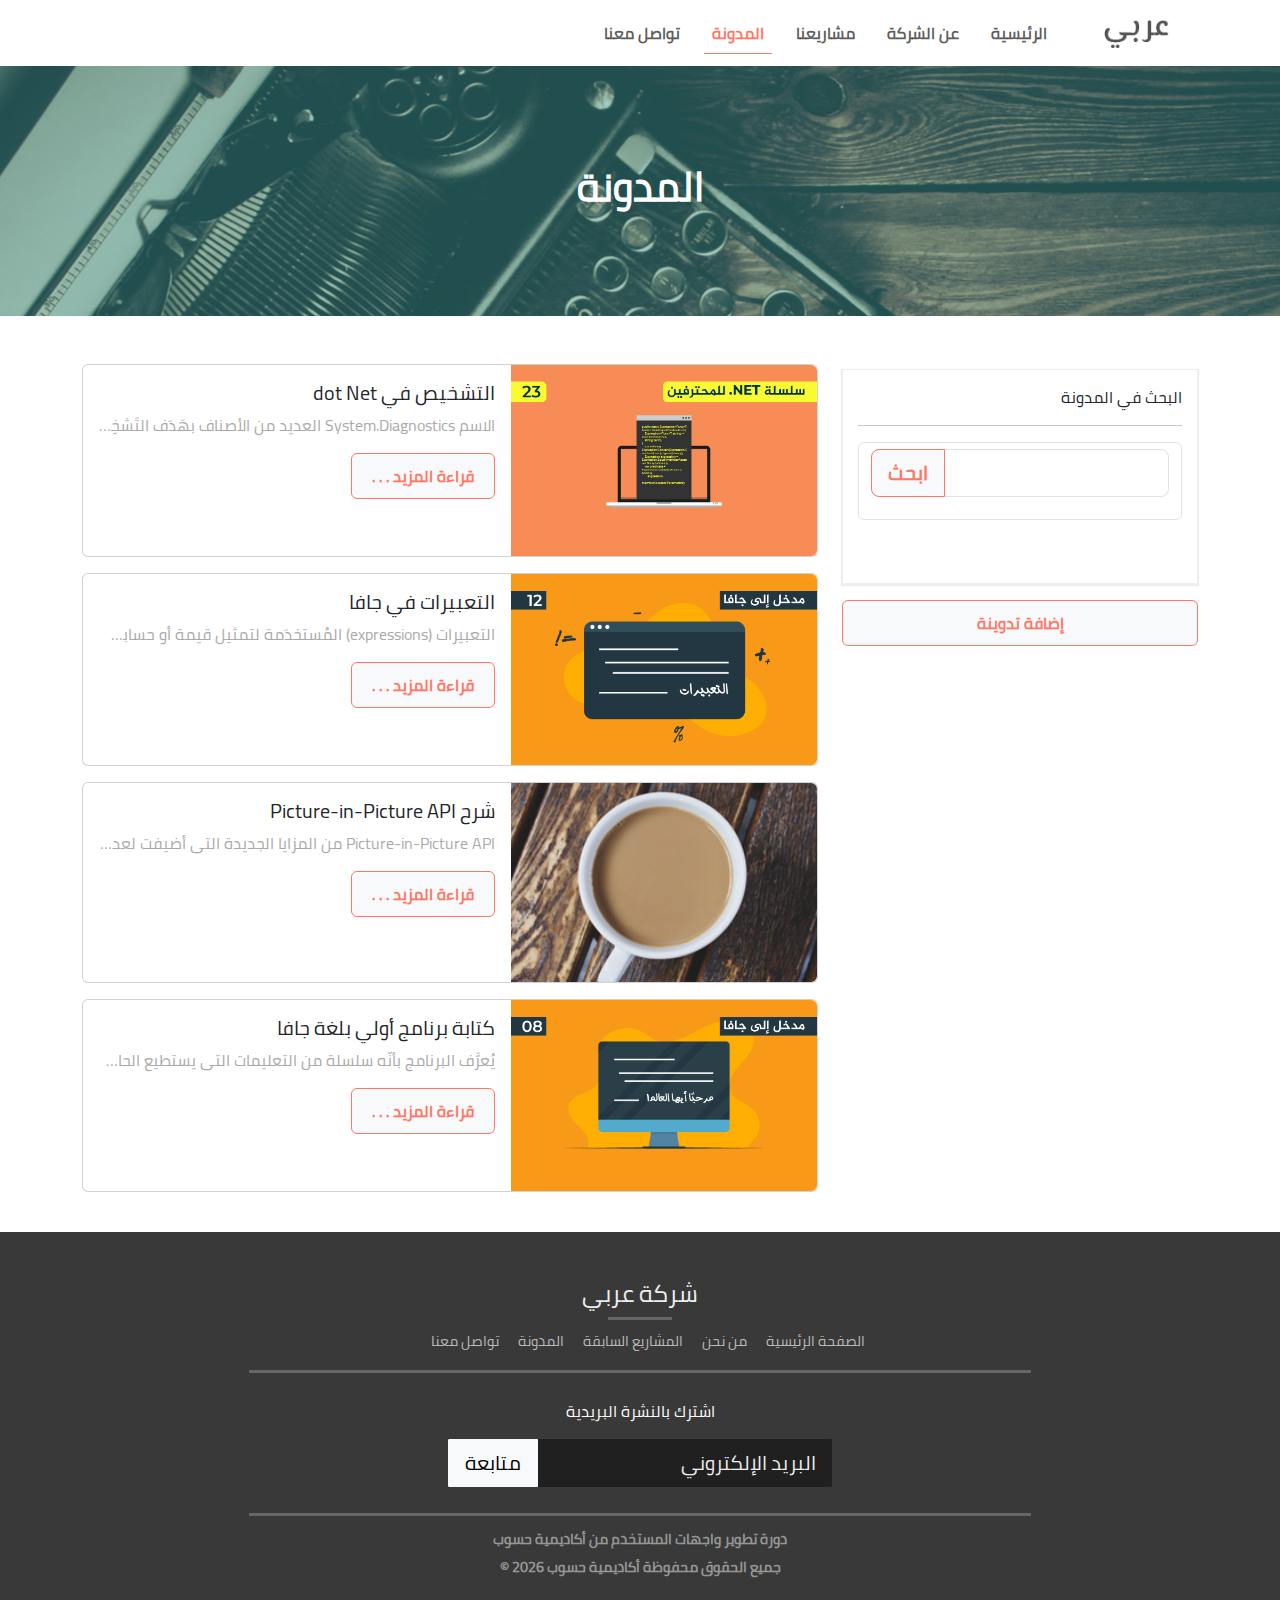
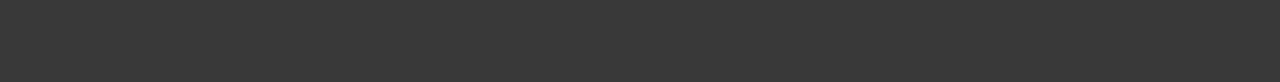
<file: blog.html>
<!doctype html><html lang="ar" dir="rtl"><head><meta charset="UTF-8"><meta name="viewport" content="width=device-width,initial-scale=1"><title>عربي | المدونة</title><script defer="defer" src="js/bundle.js"></script><link href="style.css" rel="stylesheet"></head><body><div class="container-fluid"><section class="top-menu"><div class="row"><nav class="navbar navbar-expand-lg bg-body-tertiary"><div class="container-fluid"><button class="navbar-toggler" type="button" data-bs-toggle="collapse" data-bs-target="#navbarSupportedContent" aria-controls="navbarSupportedContent" aria-expanded="false" aria-label="Toggle navigation"><span class="navbar-toggler-icon"></span></button> <a class="navbar-brand p-0" href="index.html"><img src="./images/logo.png" alt="شركة عربي"></a><div class="collapse navbar-collapse" id="navbarSupportedContent"><ul class="navbar-nav me-auto mb-2 mb-lg-0"><li class="nav-item p-2"><a class="nav-link" aria-current="page" href="index.html">الرئيسية</a></li><li class="nav-item p-2"><a class="nav-link" href="about.html">عن الشركة</a></li><li class="nav-item p-2"><a class="nav-link" href="projects.html">مشاريعنا</a></li><li class="nav-item p-2"><a class="nav-link" href="blog.html">المدونة</a></li><li class="nav-item p-2"><a class="nav-link" href="contact.html">تواصل معنا</a></li></ul></div></div></nav></div></section><section class="banner banner-blog"><div class="row"><div class="col-12"><div id="banner-img"><div class="overlay"><h1 class="title1">المدونة</h1></div></div></div></div></section><section class="posts mt-5 mb-4"><div class="container"><div class="row"><div class="col-lg-4"><div class="search-box"><label for="search-input">البحث في المدونة</label><hr><form class="form-control form-inline mb-5"><div class="input-group input-group-lg mb-3"><input id="search-input" class="form-control" placeholder="" aria-label="Example text with button addon" aria-describedby="button-addon1"> <button class="btn btn-light custom-btn" type="button" id="button-addon1">ابحث</button></div></form></div><a href="add-blog.html" class="btn btn-light custom-btn w-100 my-3">إضافة تدوينة</a></div><div class="col-lg-8"><div class="card mb-3"><div class="row g-0"><div class="col-md-5"><img src="./images/blog1.png" class="img-fluid rounded-start w-100 h-100" alt="المدونة الأولى"></div><div class="col-md-7"><div class="card-body"><h5 class="card-title">التشخيص في dot Net</h5><p class="card-text">الاسم System.Diagnostics العديد من الأصناف بهَدَف التَشخِيص، مثال أصناف للتَعامُل مع عمليات النظام (processes)، وأُخرى تَعمَل كعَدادات لقياس الأداء. أوامر الصدفة</p><a href="blog-details.html" class="btn btn-light custom-btn">قراءة المزيد . . .</a></div></div></div></div><div class="card mb-3"><div class="row g-0"><div class="col-md-5"><img src="./images/blog2.png" class="img-fluid rounded-start w-100 h-100" alt="المدونة الثانية"></div><div class="col-md-7"><div class="card-body"><h5 class="card-title">التعبيرات في جافا</h5><p class="card-text">التعبيرات (expressions) المُستخدَمة لتمثيل قيمة أو حسابها. قد يكون التعبير (expression) بهيئة قيمة مُصنَّفة النوع (literal) أو مُتْغيِّر (variable) أو استدعاء دالة (function</p><a href="blog-details.html" class="btn btn-light custom-btn">قراءة المزيد . . .</a></div></div></div></div><div class="card mb-3"><div class="row g-0"><div class="col-md-5"><img src="./images/blog3.jpg" class="img-fluid rounded-start w-100 h-100" alt="المدونة الثالثة"></div><div class="col-md-7"><div class="card-body"><h5 class="card-title">شرح Picture-in-Picture API</h5><p class="card-text">Picture-in-Picture API من المزايا الجديدة التي أضيفت لعدد من المتصفحات الحديثة، ودورها تمكين المستخدم من تعويم فيديوهات HTML5 في نافذة خاصة أسفل الشاشة مع القدرة على التنقل بين مختلف نوافذ المتـصفح (بل وجميع التطبيقات في الجهاز) والفيديو مشغل</p><a href="blog-details.html" class="btn btn-light custom-btn">قراءة المزيد . . .</a></div></div></div></div><div class="card mb-3"><div class="row g-0"><div class="col-md-5"><img src="./images/blog4.png" class="img-fluid rounded-start w-100 h-100" alt="المدونة الرابعة"></div><div class="col-md-7"><div class="card-body"><h5 class="card-title">كتابة برنامج أولي بلغة جافا</h5><p class="card-text">يُعرَّف البرنامج بأنّه سلسلة من التعليمات التي يستطيع الحاسب تنفيذها لأداء مهمّةٍ ما. تبدو فكرةٍ بسيطةٍ للغاية، لكن حتى يتمكن الحاسب من الاستفادة من التعليمات، يجب أن تكون هذه التعليمات مكتوبةً بصيغةٍ</p><a href="blog-details.html" class="btn btn-light custom-btn">قراءة المزيد . . .</a></div></div></div></div></div></div></div></section><footer><div class="row"><div class="col-12 text-center"><h2 class="mt-5">شركة عربي</h2><hr class="line1"></div><div id="footer-nav-links" class="col-12 text-center my-2"><a href="index.html">الصفحة الرئيسية</a> <a href="about.html">من نحن</a> <a href="projects.html">المشاريع السابقة</a> <a href="blog.html">المدونة</a> <a href="contact.html">تواصل معنا</a></div><hr class="line2"><div class="col-12 text-center"><label class="custom-heading text-white my-3">اشترك بالنشرة البريدية</label><form class="form form-inline justify-content-center"><div class="input-group input-group-lg mb-3 mx-auto"><input type="email" class="form-control" placeholder="البريد الإلكتروني" aria-label="Example text with button addon" aria-describedby="button-addon1"> <button type="submit" class="btn btn-light" type="button" id="button-addon1">متابعة</button></div></form></div><hr class="line2"><div class="col-12 text-center"><a class="copyright copyright-link" href="https://academy.hsoub.com/learn/front-end-web-development/">دورة تطوير واجهات المستخدم من أكاديمية حسوب</a><h5 class="copyright mt-2">جميع الحقوق محفوظة أكاديمية حسوب <span id="date"></span> &copy;</h5></div></div></footer></div></body></html>
</file>
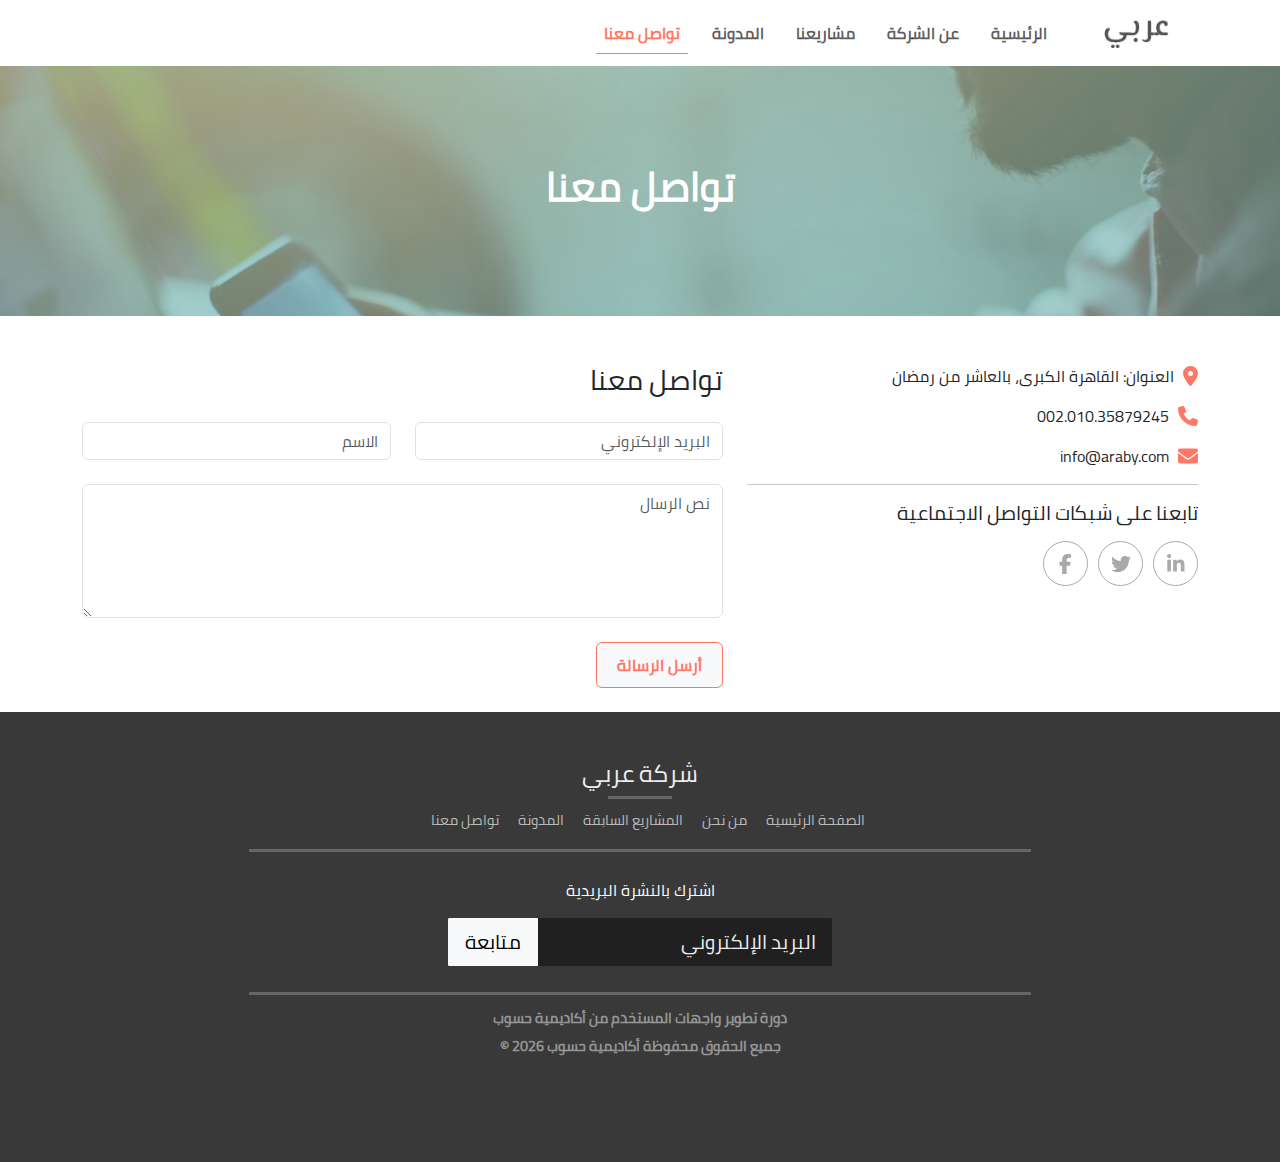
<file: contact.html>
<!doctype html><html lang="ar" dir="rtl"><head><meta charset="UTF-8"><meta name="viewport" content="width=device-width,initial-scale=1"><title>عربي | تواصل معنا</title><script defer="defer" src="js/bundle.js"></script><link href="style.css" rel="stylesheet"></head><body><div class="container-fluid"><section class="top-menu"><div class="row"><nav class="navbar navbar-expand-lg bg-body-tertiary"><div class="container-fluid"><button class="navbar-toggler" type="button" data-bs-toggle="collapse" data-bs-target="#navbarSupportedContent" aria-controls="navbarSupportedContent" aria-expanded="false" aria-label="Toggle navigation"><span class="navbar-toggler-icon"></span></button> <a class="navbar-brand p-0" href="index.html"><img src="./images/logo.png" alt="شركة عربي"></a><div class="collapse navbar-collapse" id="navbarSupportedContent"><ul class="navbar-nav me-auto mb-2 mb-lg-0"><li class="nav-item p-2"><a class="nav-link" aria-current="page" href="index.html">الرئيسية</a></li><li class="nav-item p-2"><a class="nav-link" href="about.html">عن الشركة</a></li><li class="nav-item p-2"><a class="nav-link" href="projects.html">مشاريعنا</a></li><li class="nav-item p-2"><a class="nav-link" href="blog.html">المدونة</a></li><li class="nav-item p-2"><a class="nav-link" href="contact.html">تواصل معنا</a></li></ul></div></div></nav></div></section><section class="banner banner-contact"><div class="row"><div class="col-12"><div id="banner-img"><div class="overlay"><h1 class="title1">تواصل معنا</h1></div></div></div></div></section><section class="contact-us mt-5 mb-4"><div class="container"><div class="row"><div class="col-12 col-md-5"><div id="contact-info"><p><i class="fa-solid fa-location-dot fa-lg"></i> العنوان: القاهرة الكبرى، بالعاشر من رمضان</p><p><i class="fa-solid fa-phone fa-lg"></i> 002.010.35879245</p><p><i class="fa-solid fa-envelope fa-lg"></i> info@araby.com</p></div><hr><h5 class="mb-3">تابعنا على شبكات التواصل الاجتماعية</h5><a href="#" class="linkedin-social one-social float-start rounded-circle"><i class="fa-brands fa-linkedin-in fa-lg"></i></a> <a href="#" class="twitter-social one-social float-start rounded-circle"><i class="fa-brands fa-twitter fa-lg"></i></a> <a href="#" class="facebook-social one-social float-start rounded-circle"><i class="fa-brands fa-facebook-f fa-lg"></i></a></div><div class="col-12 col-md-7"><h3 class="contact-header">تواصل معنا</h3><form><div class="row mt-4"><div class="col"><input type="email" class="form-control" placeholder="البريد الإلكتروني" required></div><div class="col"><input class="form-control" placeholder="الاسم" required></div></div><div class="row mt-4"><div class="col"><textarea name="message" cols="30" rows="5" class="form-control" placeholder="نص الرسال"></textarea></div></div><button type="submit" class="btn btn-light custom-btn mt-4">أرسل الرسالة</button></form></div></div></div></section><footer><div class="row"><div class="col-12 text-center"><h2 class="mt-5">شركة عربي</h2><hr class="line1"></div><div id="footer-nav-links" class="col-12 text-center my-2"><a href="index.html">الصفحة الرئيسية</a> <a href="about.html">من نحن</a> <a href="projects.html">المشاريع السابقة</a> <a href="blog.html">المدونة</a> <a href="contact.html">تواصل معنا</a></div><hr class="line2"><div class="col-12 text-center"><label class="custom-heading text-white my-3">اشترك بالنشرة البريدية</label><form class="form form-inline justify-content-center"><div class="input-group input-group-lg mb-3 mx-auto"><input type="email" class="form-control" placeholder="البريد الإلكتروني" aria-label="Example text with button addon" aria-describedby="button-addon1"> <button type="submit" class="btn btn-light" type="button" id="button-addon1">متابعة</button></div></form></div><hr class="line2"><div class="col-12 text-center"><a class="copyright copyright-link" href="https://academy.hsoub.com/learn/front-end-web-development/">دورة تطوير واجهات المستخدم من أكاديمية حسوب</a><h5 class="copyright mt-2">جميع الحقوق محفوظة أكاديمية حسوب <span id="date"></span> &copy;</h5></div></div></footer></div></body></html>
</file>
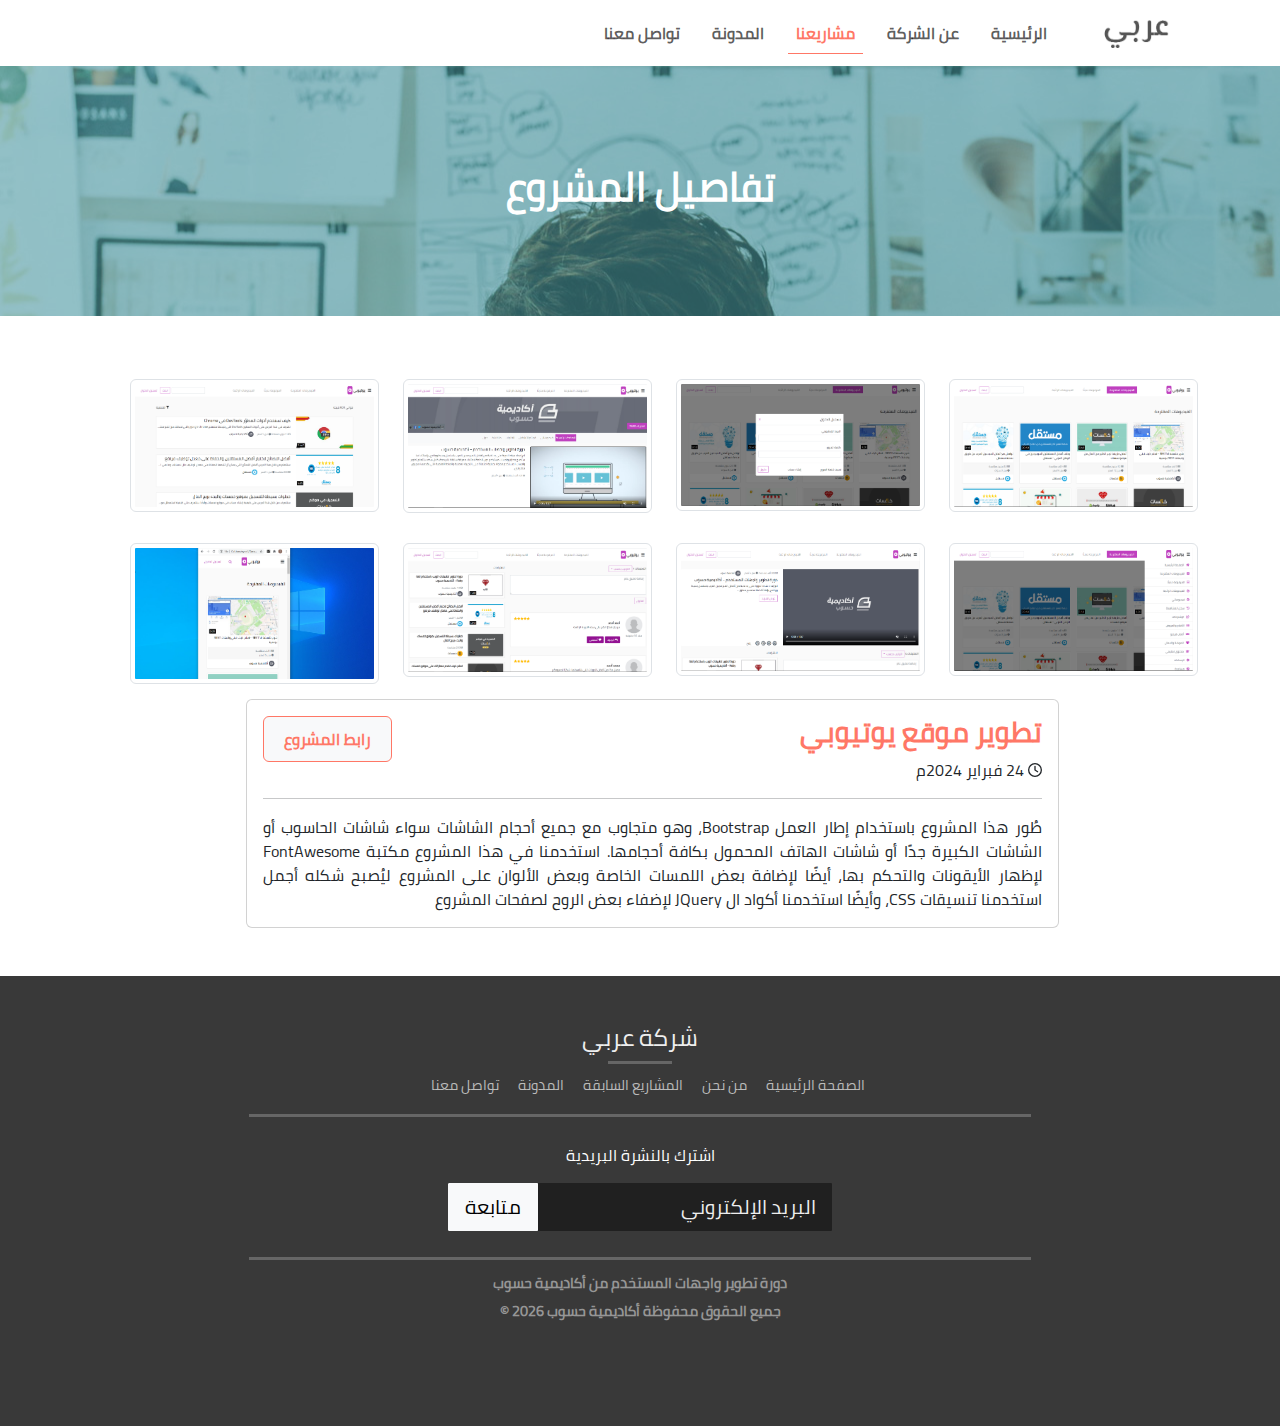
<file: poject-details.html>
<!doctype html><html lang="ar" dir="rtl"><head><meta charset="UTF-8"><meta name="viewport" content="width=device-width,initial-scale=1"><title>عربي | تفاصيل المشروع</title><script defer="defer" src="js/bundle.js"></script><link href="style.css" rel="stylesheet"></head><body><div class="container-fluid"><section class="top-menu"><div class="row"><nav class="navbar navbar-expand-lg bg-body-tertiary"><div class="container-fluid"><button class="navbar-toggler" type="button" data-bs-toggle="collapse" data-bs-target="#navbarSupportedContent" aria-controls="navbarSupportedContent" aria-expanded="false" aria-label="Toggle navigation"><span class="navbar-toggler-icon"></span></button> <a class="navbar-brand p-0" href="index.html"><img src="./images/logo.png" alt="شركة عربي"></a><div class="collapse navbar-collapse" id="navbarSupportedContent"><ul class="navbar-nav me-auto mb-2 mb-lg-0"><li class="nav-item p-2"><a class="nav-link" aria-current="page" href="index.html">الرئيسية</a></li><li class="nav-item p-2"><a class="nav-link" href="about.html">عن الشركة</a></li><li class="nav-item p-2"><a class="nav-link" href="projects.html">مشاريعنا</a></li><li class="nav-item p-2"><a class="nav-link" href="blog.html">المدونة</a></li><li class="nav-item p-2"><a class="nav-link" href="contact.html">تواصل معنا</a></li></ul></div></div></nav></div></section><section class="banner"><div class="row"><div class="col-12"><div id="banner-img"><div class="overlay"><h1 class="title1">تفاصيل المشروع</h1></div></div></div></div></section><section class="project-details my-5"><div class="container"><div class="row"><div class="row"><div class="row"><div class="col-lg-3 col-md-4 col-xs-6 thumb"><a class="thumbnail" href="#" data-image-id="" data-bs-toggle="modal" data-title="الصفحة الرئيسية" data-image="images/main-page.png" data-bs-target="#image-gallery"><img class="img-thumbnail" src="./images/main-page.png" alt="Another alt text"></a></div><div class="col-lg-3 col-md-4 col-xs-6 thumb"><a class="thumbnail" href="#" data-image-id="" data-bs-toggle="modal" data-title="النافذة المنبثقة" data-image="images/modal.png" data-bs-target="#image-gallery"><img class="img-thumbnail" src="./images/modal.png" alt="Another alt text"></a></div><div class="col-lg-3 col-md-4 col-xs-6 thumb"><a class="thumbnail" href="#" data-image-id="" data-bs-toggle="modal" data-title="صفحة القناة" data-image="images/channel-page1.png" data-bs-target="#image-gallery"><img class="img-thumbnail" src="./images/channel-page1.png" alt="Another alt text"></a></div><div class="col-lg-3 col-md-4 col-xs-6 thumb"><a class="thumbnail" href="#" data-image-id="" data-bs-toggle="modal" data-title="صفحة البحث" data-image="images/search-page.png" data-bs-target="#image-gallery"><img class="img-thumbnail" src="./images/search-page.png" alt="Another alt text"></a></div><div class="col-lg-3 col-md-4 col-xs-6 thumb"><a class="thumbnail" href="#" data-image-id="" data-bs-toggle="modal" data-title="القائمة الجانبية" data-image="images/sidebar.png" data-bs-target="#image-gallery"><img class="img-thumbnail" src="./images/sidebar.png" alt="Another alt text"></a></div><div class="col-lg-3 col-md-4 col-xs-6 thumb"><a class="thumbnail" href="#" data-image-id="" data-bs-toggle="modal" data-title="صفحة المشاهدة القسم العلوي" data-image="images/watch-page.png" data-bs-target="#image-gallery"><img class="img-thumbnail" src="./images/watch-page.png" alt="Another alt text"></a></div><div class="col-lg-3 col-md-4 col-xs-6 thumb"><a class="thumbnail" href="#" data-image-id="" data-bs-toggle="modal" data-title="صفحة المشاهدة القسم السفلي" data-image="images/watch-page1.png" data-bs-target="#image-gallery"><img class="img-thumbnail" src="./images/watch-page1.png" alt="Another alt text"></a></div><div class="col-lg-3 col-md-4 col-xs-6 thumb"><a class="thumbnail" href="#" data-image-id="" data-bs-toggle="modal" data-title="تجاوبية الصفحة" data-image="images/responsive.png" data-bs-target="#image-gallery"><img class="img-thumbnail" src="./images/responsive.png" alt="Another alt text"></a></div></div><div class="modal fade" id="image-gallery" tabindex="-1" role="dialog" aria-labelledby="myModalLabel" aria-hidden="true"><div class="modal-dialog modal-lg"><div class="modal-content"><div class="modal-header"><h4 class="modal-title" id="image-gallery-title"></h4><button type="button" class="close" data-bs-dismiss="modal"><span aria-hidden="true">×</span><span class="sr-only">Close</span></button></div><div class="modal-body"><img id="image-gallery-image" class="img-responsive col-md-12"></div><div class="modal-footer"><button type="button" class="btn btn-secondary float-start" id="show-previous-image"><i class="fa fa-arrow-right"></i></button> <button type="button" id="show-next-image" class="btn btn-secondary float-end"><i class="fa fa-arrow-left"></i></button></div></div></div></div></div><div class="row justify-content-center"><div class="col-md-9 col-12"><div class="card"><div class="card-body"><a href="https://github.com/HsoubAcademy/youtuby" class="btn btn-light custom-btn float-end">رابط المشروع</a><h3 class="card-title">تطوير موقع يوتيوبي</h3><span><i class="fa-regular fa-clock fa-sm"></i> 24 فبراير 2024م</span><hr><p class="card-text text-justify">طُور هذا المشروع باستخدام إطار العمل Bootstrap، وهو متجاوب مع جميع أحجام الشاشات سواء شاشات الحاسوب أو الشاشات الكبيرة جدًا أو شاشات الهاتف المحمول بكافة أحجامها. استخدمنا في هذا المشروع مكتبة FontAwesome لإظهار الأيقونات والتحكم بها، أيضًا لإضافة بعض اللمسات الخاصة وبعض الألوان على المشروع ليُصبح شكله أجمل استخدمنا تنسيقات CSS، وأيضًا استخدمنا أكواد ال JQuery لإضفاء بعض الروح لصفحات المشروع</p></div></div></div></div></div></div></section><footer><div class="row"><div class="col-12 text-center"><h2 class="mt-5">شركة عربي</h2><hr class="line1"></div><div id="footer-nav-links" class="col-12 text-center my-2"><a href="index.html">الصفحة الرئيسية</a> <a href="about.html">من نحن</a> <a href="projects.html">المشاريع السابقة</a> <a href="blog.html">المدونة</a> <a href="contact.html">تواصل معنا</a></div><hr class="line2"><div class="col-12 text-center"><label class="custom-heading text-white my-3">اشترك بالنشرة البريدية</label><form class="form form-inline justify-content-center"><div class="input-group input-group-lg mb-3 mx-auto"><input type="email" class="form-control" placeholder="البريد الإلكتروني" aria-label="Example text with button addon" aria-describedby="button-addon1"> <button type="submit" class="btn btn-light" type="button" id="button-addon1">متابعة</button></div></form></div><hr class="line2"><div class="col-12 text-center"><a class="copyright copyright-link" href="https://academy.hsoub.com/learn/front-end-web-development/">دورة تطوير واجهات المستخدم من أكاديمية حسوب</a><h5 class="copyright mt-2">جميع الحقوق محفوظة أكاديمية حسوب <span id="date"></span> &copy;</h5></div></div></footer></div></body></html>
</file>
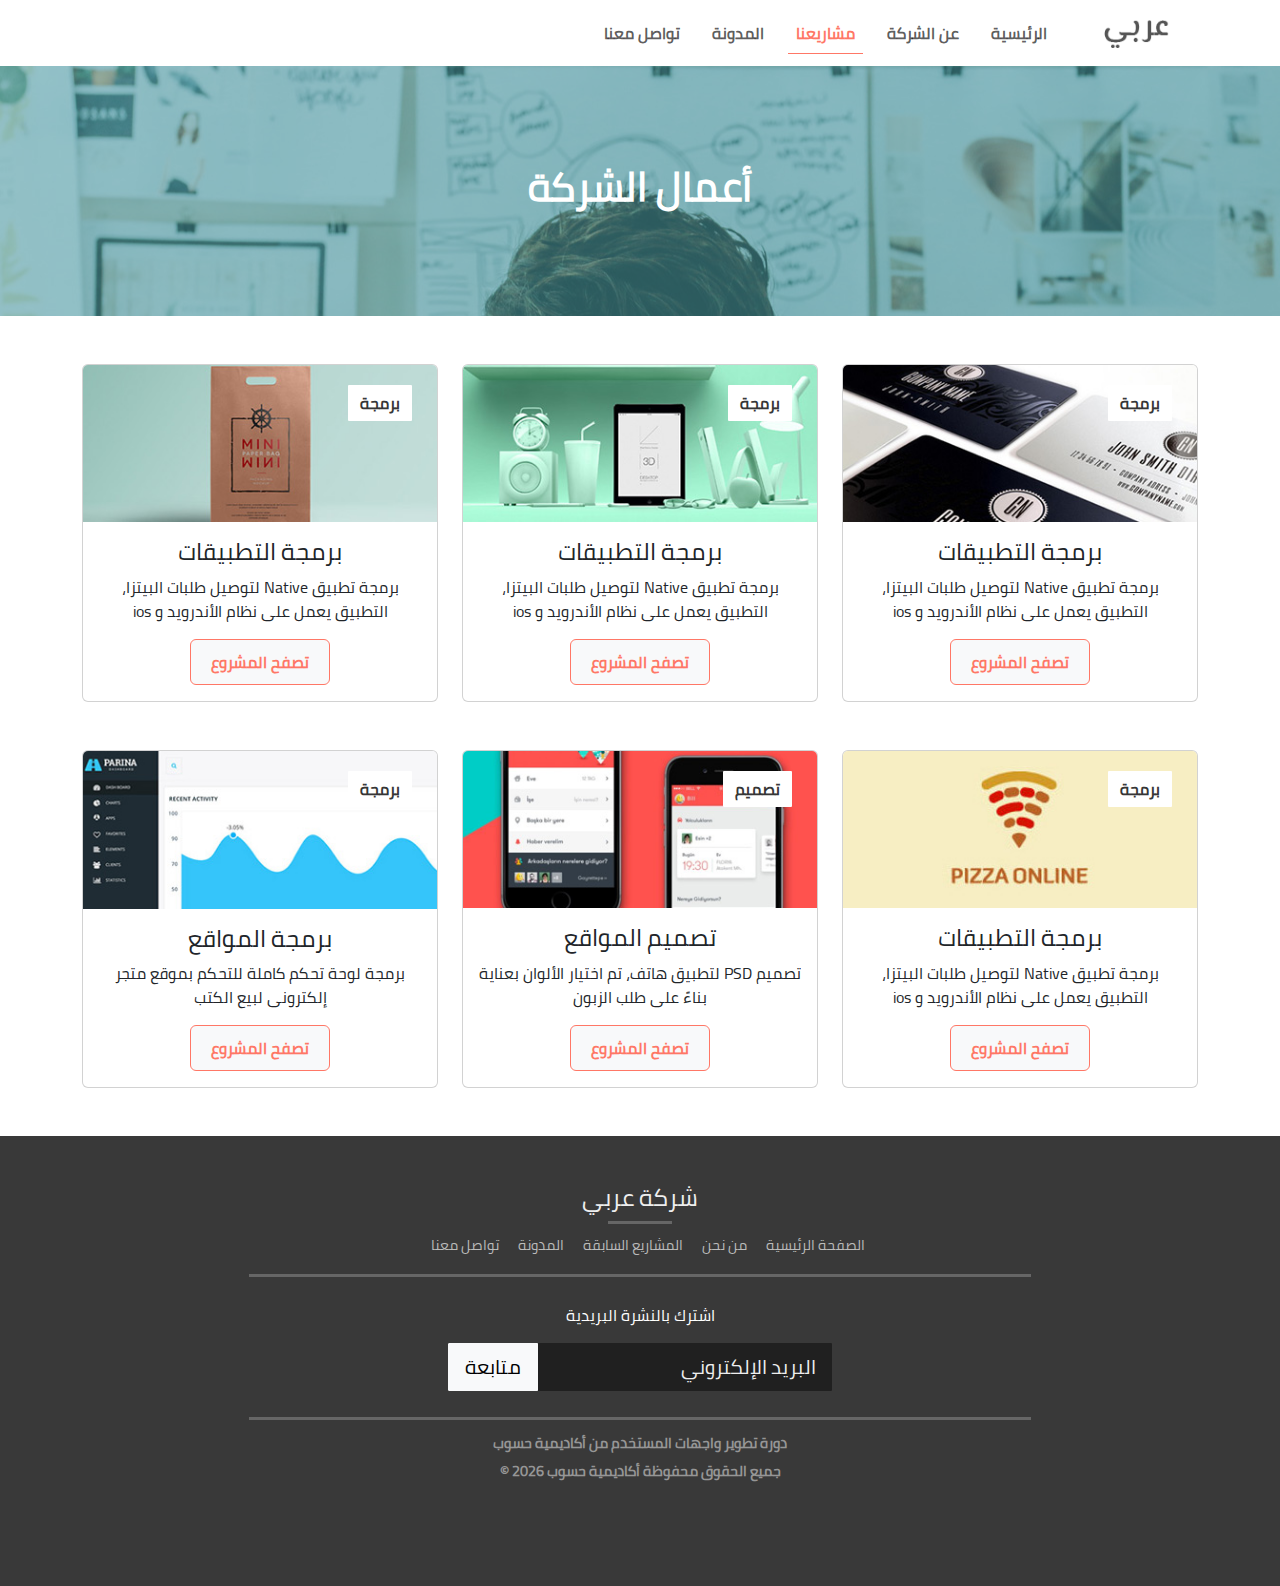
<file: projects.html>
<!doctype html><html lang="ar" dir="rtl"><head><meta charset="UTF-8"><meta name="viewport" content="width=device-width,initial-scale=1"><title>عربي | مشاريعنا</title><script defer="defer" src="js/bundle.js"></script><link href="style.css" rel="stylesheet"></head><body><div class="container-fluid"><section class="top-menu"><div class="row"><nav class="navbar navbar-expand-lg bg-body-tertiary"><div class="container-fluid"><button class="navbar-toggler" type="button" data-bs-toggle="collapse" data-bs-target="#navbarSupportedContent" aria-controls="navbarSupportedContent" aria-expanded="false" aria-label="Toggle navigation"><span class="navbar-toggler-icon"></span></button> <a class="navbar-brand p-0" href="index.html"><img src="./images/logo.png" alt="شركة عربي"></a><div class="collapse navbar-collapse" id="navbarSupportedContent"><ul class="navbar-nav me-auto mb-2 mb-lg-0"><li class="nav-item p-2"><a class="nav-link" aria-current="page" href="index.html">الرئيسية</a></li><li class="nav-item p-2"><a class="nav-link" href="about.html">عن الشركة</a></li><li class="nav-item p-2"><a class="nav-link" href="projects.html">مشاريعنا</a></li><li class="nav-item p-2"><a class="nav-link" href="blog.html">المدونة</a></li><li class="nav-item p-2"><a class="nav-link" href="contact.html">تواصل معنا</a></li></ul></div></div></nav></div></section><section class="banner"><div class="row"><div class="col-12"><div id="banner-img"><div class="overlay"><h1 class="title1">أعمال الشركة</h1></div></div></div></div></section><section class="our-works mt-5"><div class="container"><div class="row"><div class="col-md-6 col-lg-4 d-flex justify-content-center"><div class="card mb-5" style="width:23rem"><a href="#" class="btn btn-light custom-btn2">برمجة </a><img src="./images/our-works-1.jpg" class="card-img-top" alt="المشروع الأول"><div class="card-body text-center"><h4 class="card-title">برمجة التطبيقات</h4><p class="card-text project-details2">برمجة تطبيق Native لتوصيل طلبات البيتزا، التطبيق يعمل على نظام الأندرويد و ios</p><a href="poject-details.html" class="btn btn-light custom-btn">تصفح المشروع</a></div></div></div><div class="col-md-6 col-lg-4 d-flex justify-content-center"><div class="card mb-5" style="width:23rem"><a href="#" class="btn btn-light custom-btn2">برمجة </a><img src="./images/our-works-2.jpg" class="card-img-top" alt="المشروع الثاني"><div class="card-body text-center"><h4 class="card-title">برمجة التطبيقات</h4><p class="card-text project-details2">برمجة تطبيق Native لتوصيل طلبات البيتزا، التطبيق يعمل على نظام الأندرويد و ios</p><a href="poject-details.html" class="btn btn-light custom-btn">تصفح المشروع</a></div></div></div><div class="col-md-6 col-lg-4 d-flex justify-content-center"><div class="card mb-5" style="width:23rem"><a href="#" class="btn btn-light custom-btn2">برمجة </a><img src="./images/our-works-3.jpg" class="card-img-top" alt="المشروع الثالث"><div class="card-body text-center"><h4 class="card-title">برمجة التطبيقات</h4><p class="card-text project-details2">برمجة تطبيق Native لتوصيل طلبات البيتزا، التطبيق يعمل على نظام الأندرويد و ios</p><a href="poject-details.html" class="btn btn-light custom-btn">تصفح المشروع</a></div></div></div><div class="col-md-6 col-lg-4 d-flex justify-content-center"><div class="card mb-5" style="width:23rem"><a href="#" class="btn btn-light custom-btn2">برمجة </a><img src="./images/our-works-4.jpg" class="card-img-top" alt="المشروع الرابع"><div class="card-body text-center"><h4 class="card-title">برمجة التطبيقات</h4><p class="card-text project-details2">برمجة تطبيق Native لتوصيل طلبات البيتزا، التطبيق يعمل على نظام الأندرويد و ios</p><a href="poject-details.html" class="btn btn-light custom-btn">تصفح المشروع</a></div></div></div><div class="col-md-6 col-lg-4 d-flex justify-content-center"><div class="card mb-5" style="width:23rem"><a href="#" class="btn btn-light custom-btn2">تصميم </a><img src="./images/our-works-5.jpg" class="card-img-top" alt="المشروع الخامس"><div class="card-body text-center"><h4 class="card-title">تصميم المواقع</h4><p class="card-text project-details2">تصميم PSD لتطبيق هاتف، تم اختيار الألوان بعناية بناءً على طلب الزبون</p><a href="poject-details.html" class="btn btn-light custom-btn">تصفح المشروع</a></div></div></div><div class="col-md-6 col-lg-4 d-flex justify-content-center"><div class="card mb-5" style="width:23rem"><a href="#" class="btn btn-light custom-btn2">برمجة </a><img src="./images/our-works-6.jpg" class="card-img-top" alt="المشروع السادس"><div class="card-body text-center"><h4 class="card-title">برمجة المواقع</h4><p class="card-text project-details2">برمجة لوحة تحكم كاملة للتحكم بموقع متجر إلكتروني لبيع الكتب</p><a href="poject-details.html" class="btn btn-light custom-btn">تصفح المشروع</a></div></div></div></div></div></section><footer><div class="row"><div class="col-12 text-center"><h2 class="mt-5">شركة عربي</h2><hr class="line1"></div><div id="footer-nav-links" class="col-12 text-center my-2"><a href="index.html">الصفحة الرئيسية</a> <a href="about.html">من نحن</a> <a href="projects.html">المشاريع السابقة</a> <a href="blog.html">المدونة</a> <a href="contact.html">تواصل معنا</a></div><hr class="line2"><div class="col-12 text-center"><label class="custom-heading text-white my-3">اشترك بالنشرة البريدية</label><form class="form form-inline justify-content-center"><div class="input-group input-group-lg mb-3 mx-auto"><input type="email" class="form-control" placeholder="البريد الإلكتروني" aria-label="Example text with button addon" aria-describedby="button-addon1"> <button type="submit" class="btn btn-light" type="button" id="button-addon1">متابعة</button></div></form></div><hr class="line2"><div class="col-12 text-center"><a class="copyright copyright-link" href="https://academy.hsoub.com/learn/front-end-web-development/">دورة تطوير واجهات المستخدم من أكاديمية حسوب</a><h5 class="copyright mt-2">جميع الحقوق محفوظة أكاديمية حسوب <span id="date"></span> &copy;</h5></div></div></footer></div></body></html>
</file>
